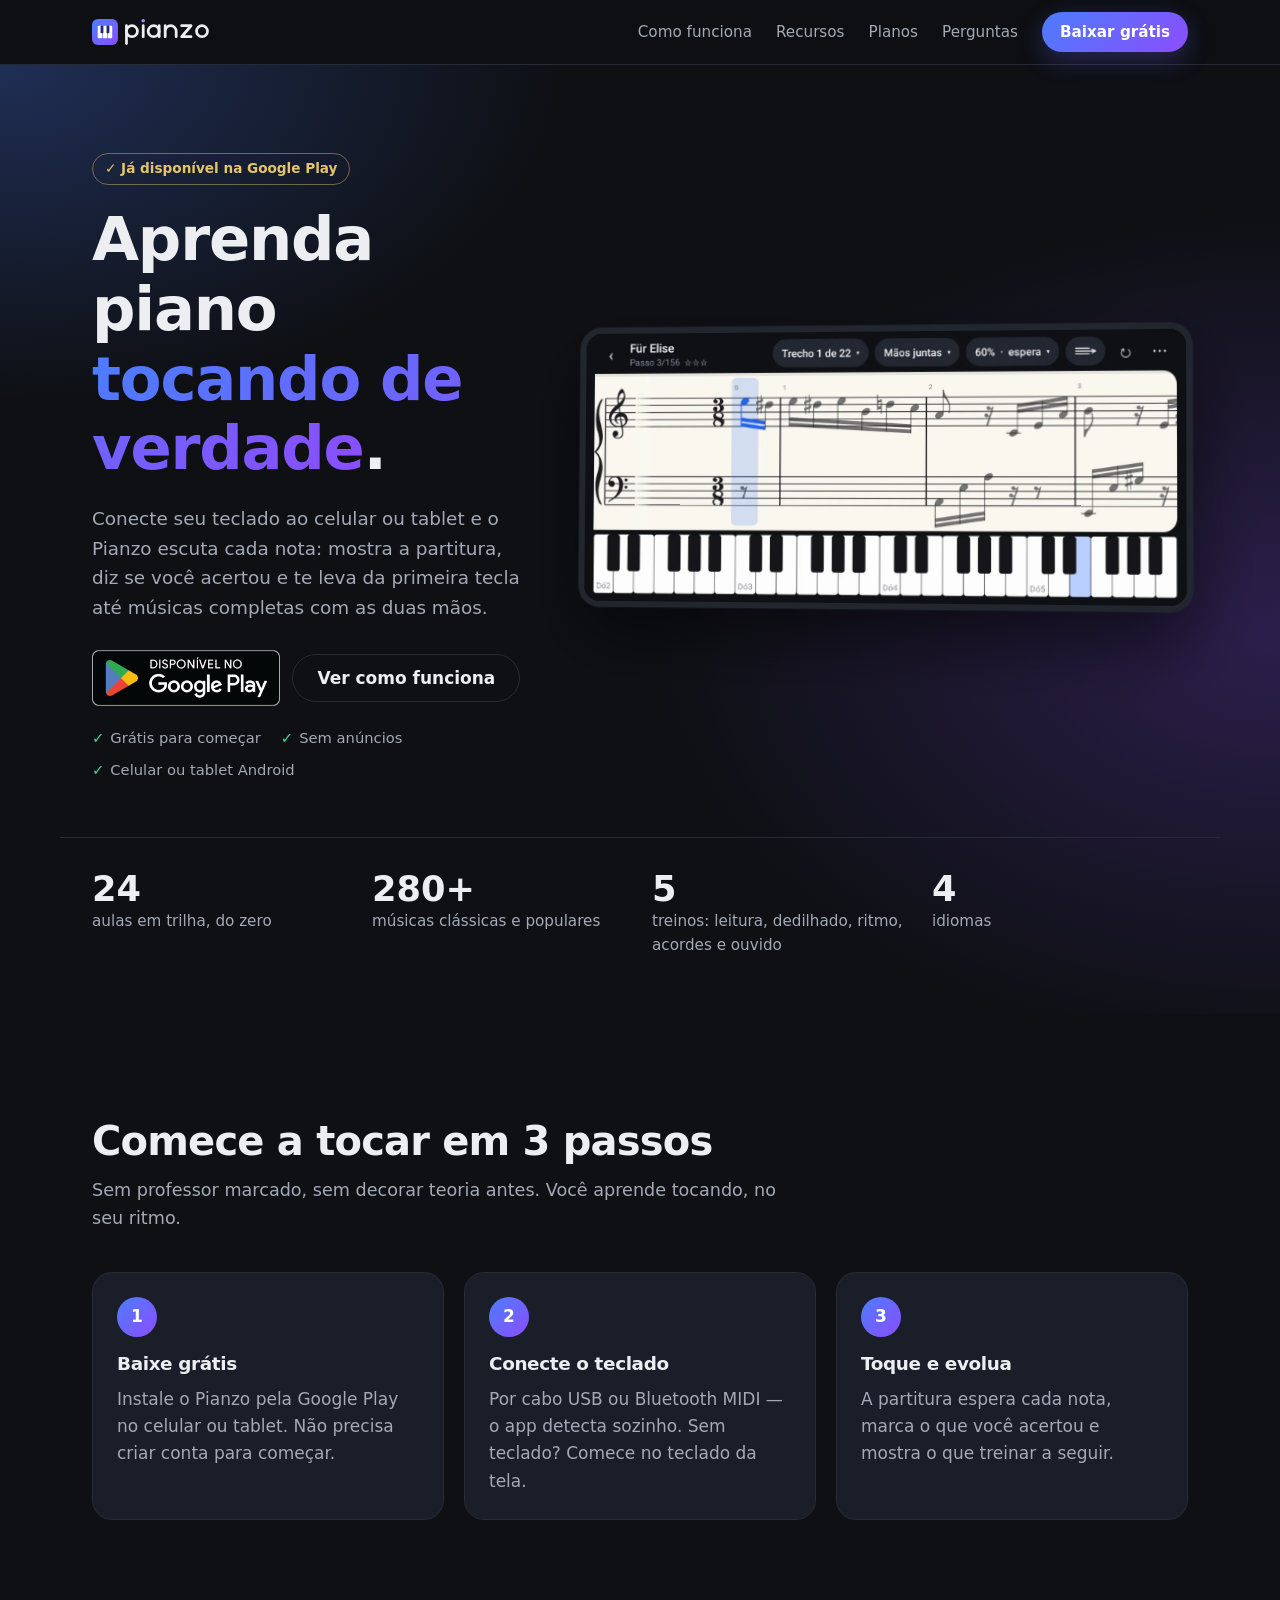
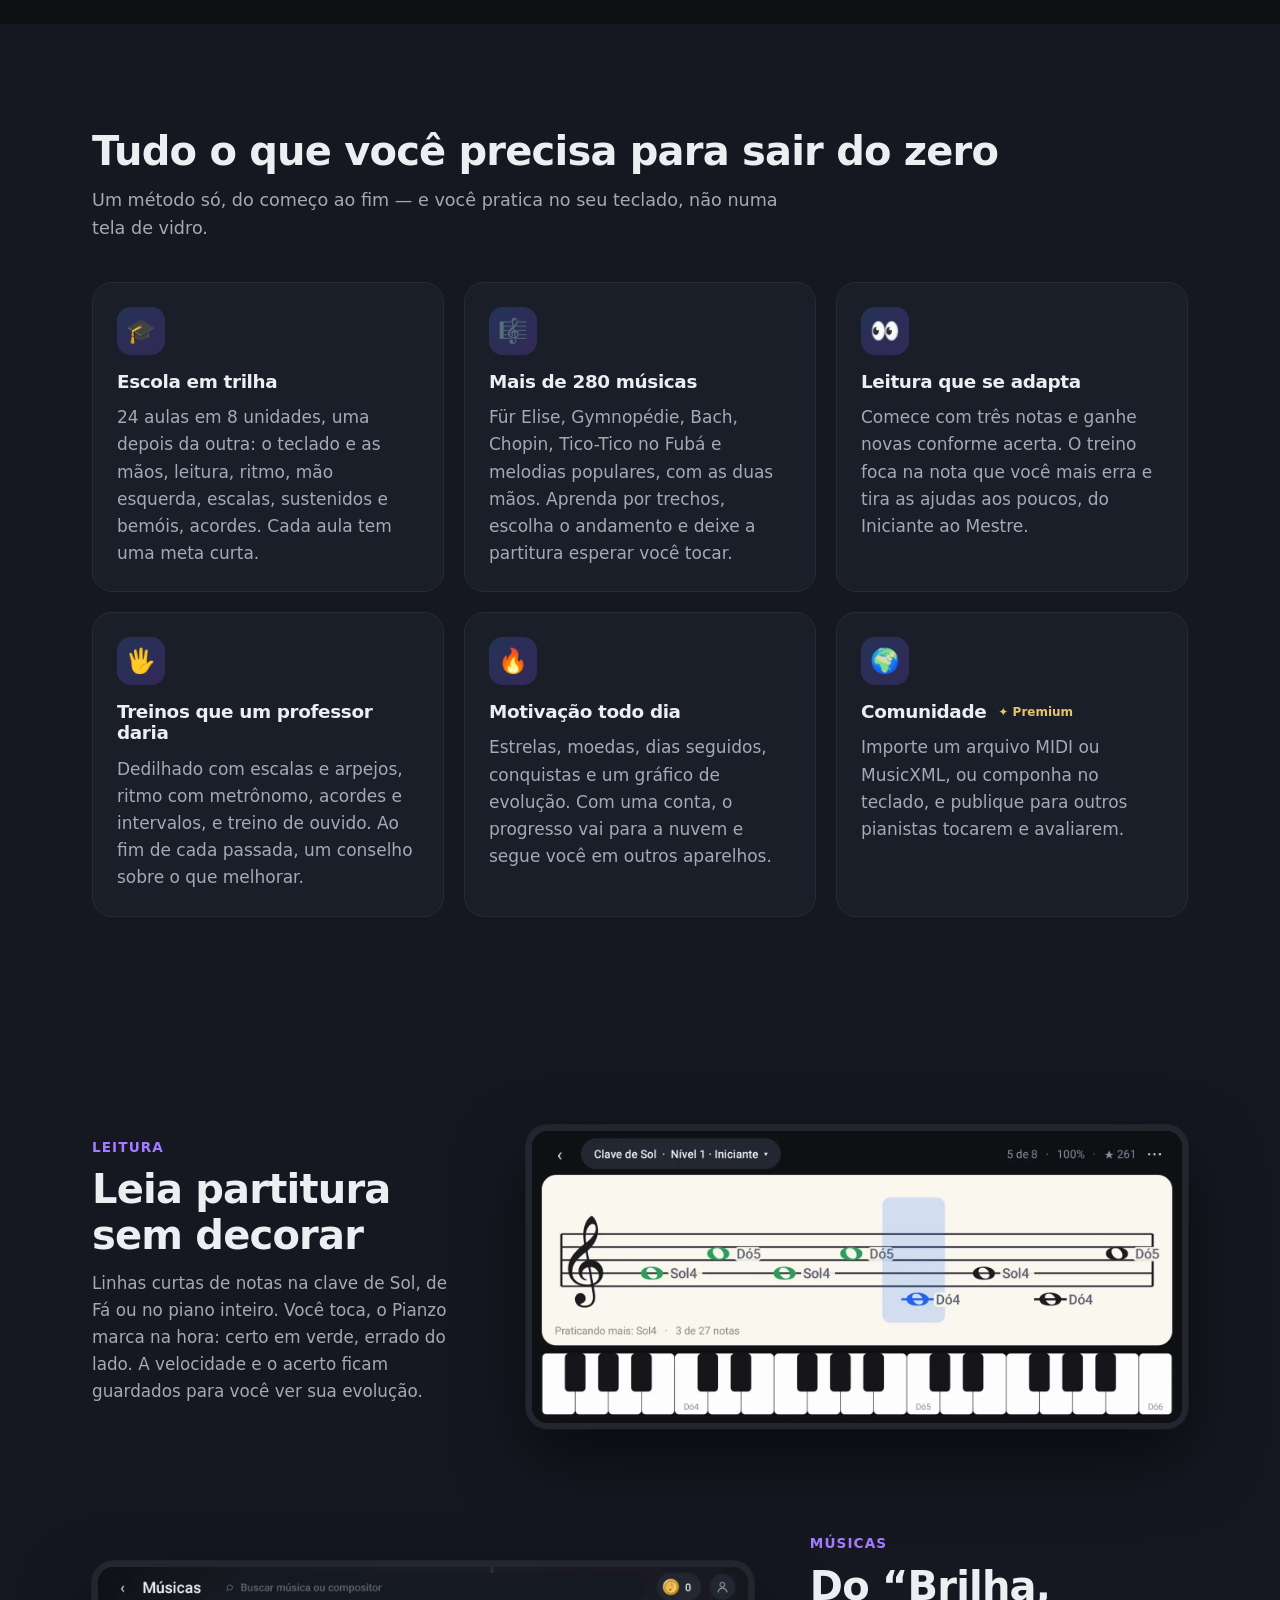
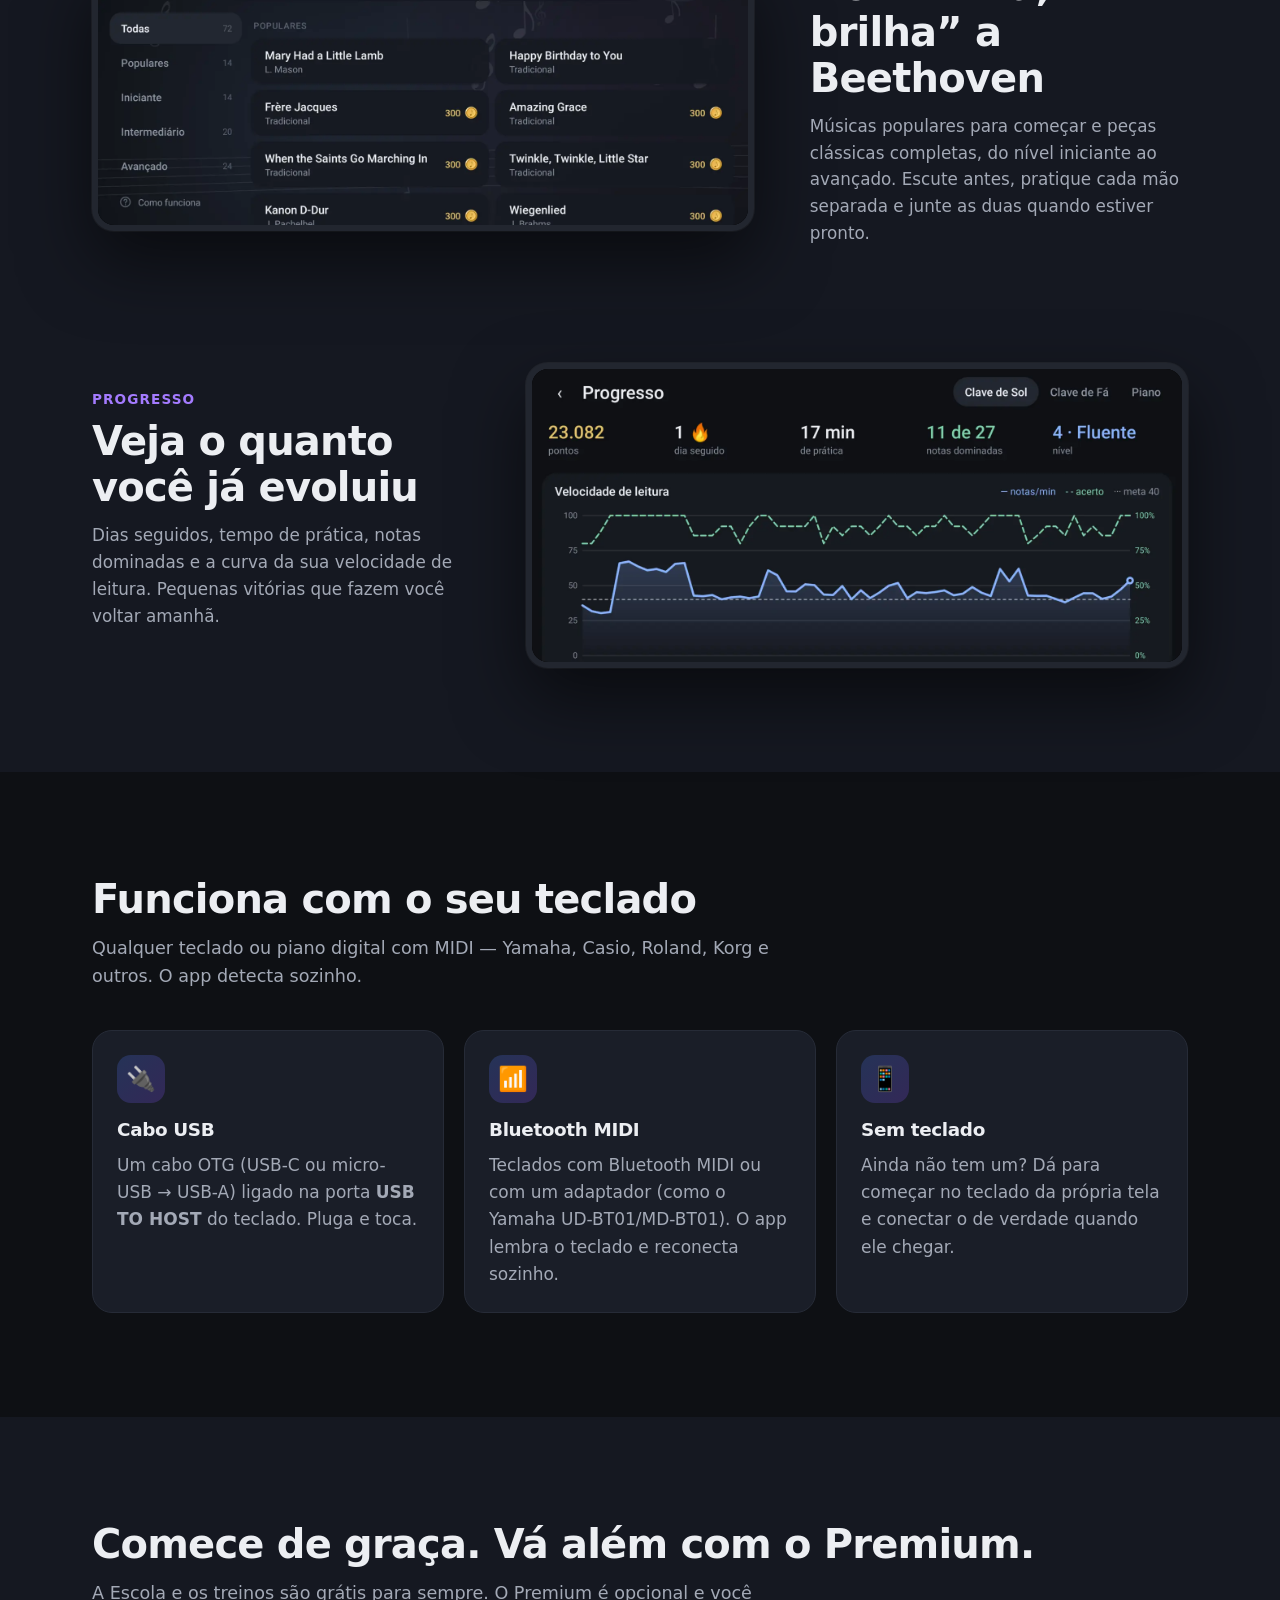
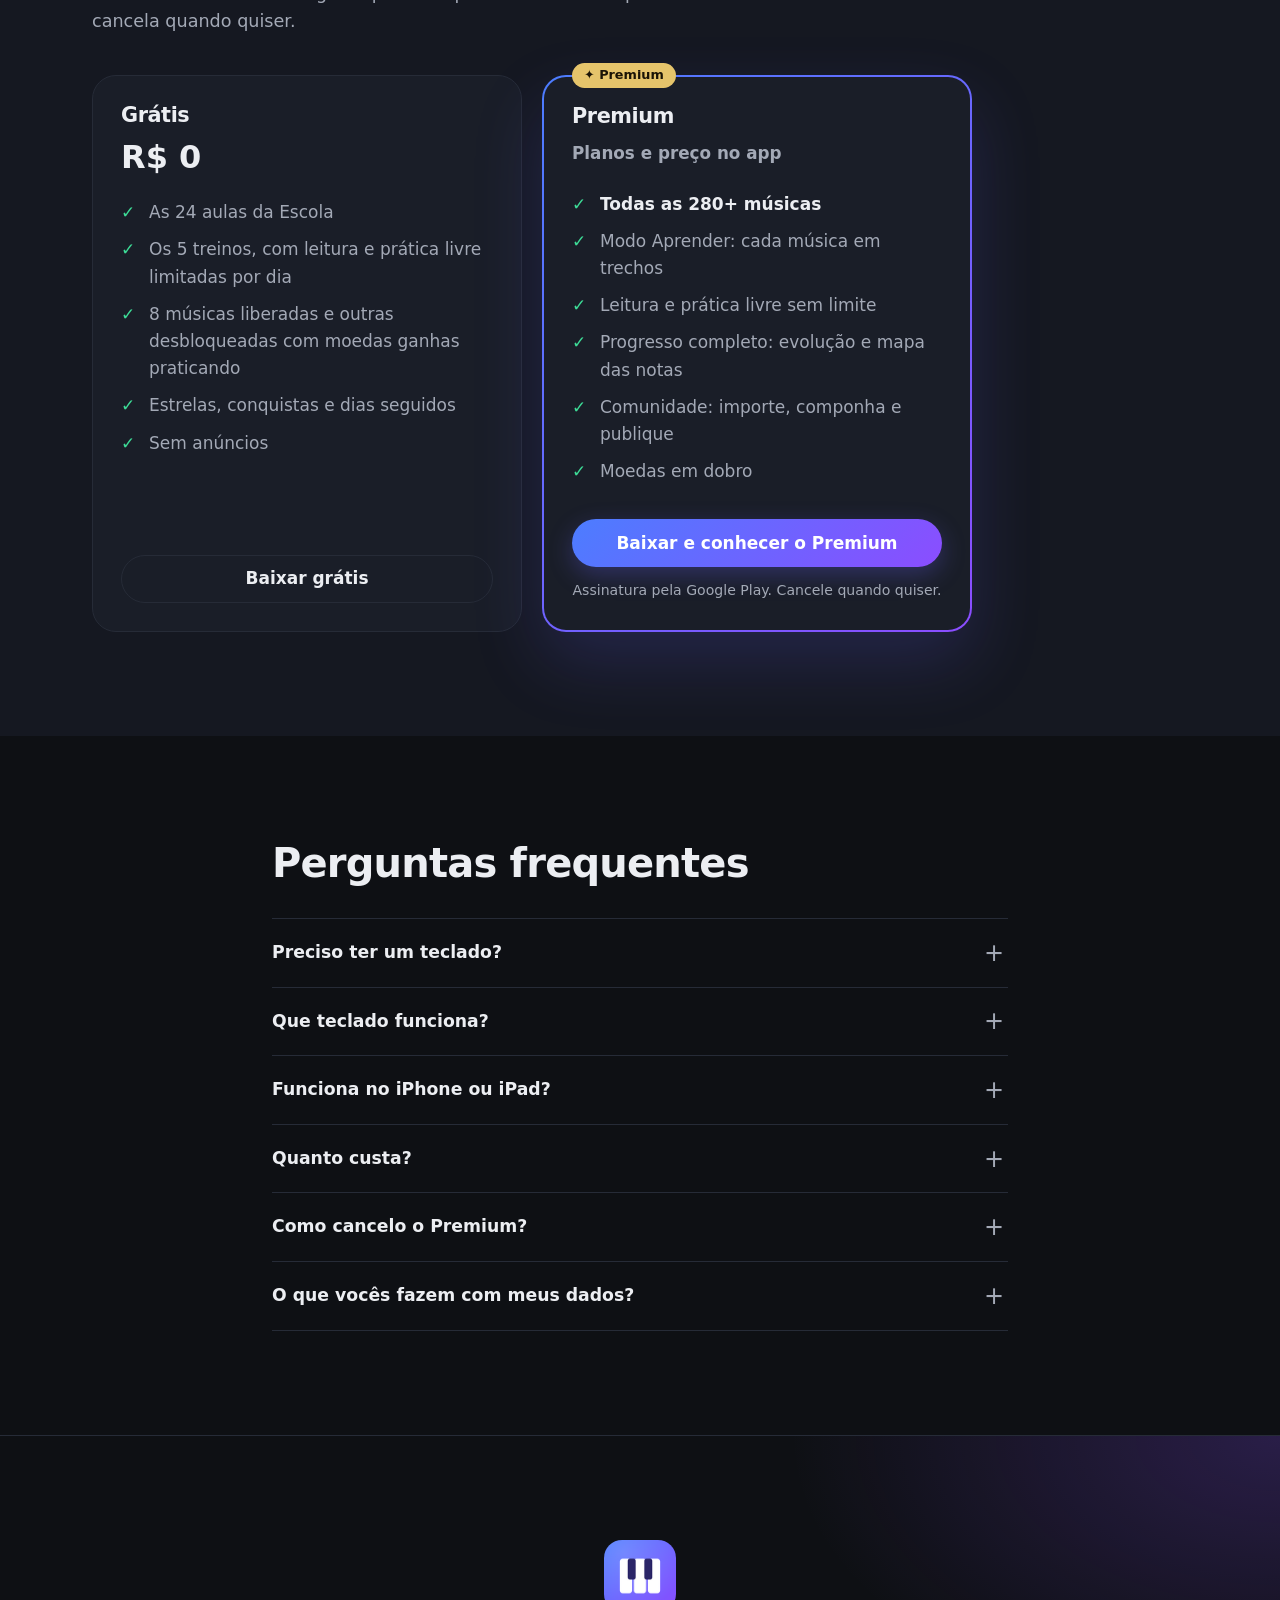
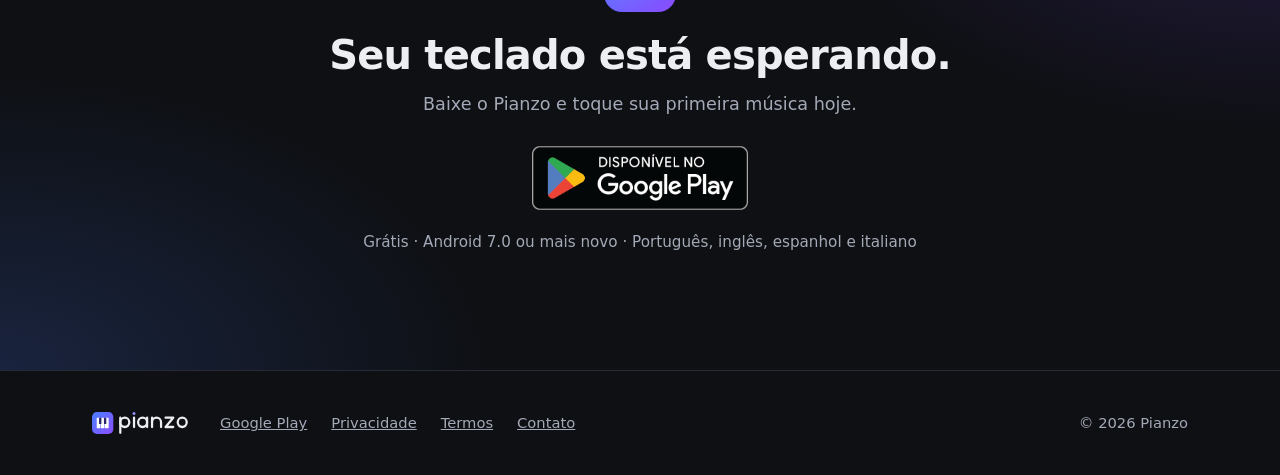
<file: index.html>
<!doctype html>
<html lang="pt-BR">
<head>
<meta charset="utf-8">
<meta name="viewport" content="width=device-width, initial-scale=1">
<title>Pianzo · Aprenda piano tocando no seu teclado</title>
<meta name="description" content="Pianzo é um app para Android que ensina piano com o seu teclado de verdade: aulas em trilha, leitura de partitura, treinos e mais de 280 músicas com as duas mãos. Baixe grátis na Google Play.">
<meta name="theme-color" content="#0E1014">
<link rel="canonical" href="https://pianzo.com.br/">
<link rel="icon" href="recursos/img/favicon.svg" type="image/svg+xml">
<link rel="apple-touch-icon" href="recursos/img/icon-180.png">
<meta property="og:type" content="website">
<meta property="og:locale" content="pt_BR">
<meta property="og:url" content="https://pianzo.com.br/">
<meta property="og:title" content="Pianzo · Aprenda piano tocando no seu teclado">
<meta property="og:description" content="Conecte o teclado ao celular ou tablet e o Pianzo diz, nota a nota, se você acertou. Já disponível na Google Play, grátis para começar.">
<meta property="og:image" content="https://pianzo.com.br/recursos/img/og.png">
<meta name="twitter:card" content="summary_large_image">
<meta name="google-play-app" content="app-id=com.pianzo.app">
<link rel="stylesheet" href="recursos/estilo.css">
<script type="application/ld+json">
{
  "@context": "https://schema.org",
  "@type": "SoftwareApplication",
  "name": "Pianzo",
  "operatingSystem": "Android 7.0+",
  "applicationCategory": "EducationalApplication",
  "description": "Aprenda piano tocando no seu teclado: aulas em trilha, leitura de partitura, treinos e mais de 280 músicas.",
  "url": "https://pianzo.com.br/",
  "installUrl": "https://play.google.com/store/apps/details?id=com.pianzo.app",
  "inLanguage": ["pt-BR", "en", "es", "it"],
  "offers": { "@type": "Offer", "price": "0", "priceCurrency": "BRL" }
}
</script>
</head>
<body>

<header class="topo">
  <div class="largura topo-linha">
    <a href="#" class="marca" aria-label="Pianzo, início"><img src="recursos/img/logo-dark.svg" alt="Pianzo" width="128" height="28"></a>
    <nav class="menu" aria-label="Seções">
      <a href="#como-funciona">Como funciona</a>
      <a href="#recursos">Recursos</a>
      <a href="#planos">Planos</a>
      <a href="#perguntas">Perguntas</a>
    </nav>
    <a href="https://play.google.com/store/apps/details?id=com.pianzo.app&amp;referrer=utm_source%3Dsite%26utm_campaign%3Dtopo"
       class="botao botao-pequeno">Baixar grátis</a>
  </div>
</header>

<main>

<section class="hero" id="inicio">
  <div class="largura hero-grade">
    <div class="hero-texto">
      <p class="selo"><span aria-hidden="true">✓</span> Já disponível na Google Play</p>
      <h1>Aprenda piano <span class="degrade">tocando de verdade</span>.</h1>
      <p class="lead">Conecte seu teclado ao celular ou tablet e o Pianzo escuta cada nota: mostra a partitura, diz se
        você acertou e te leva da primeira tecla até músicas completas com as duas mãos.</p>
      <div class="acoes">
        <a class="play" href="https://play.google.com/store/apps/details?id=com.pianzo.app&amp;referrer=utm_source%3Dsite%26utm_campaign%3Dhero">
          <img src="recursos/img/google-play.png" width="646" height="192" alt="Disponível no Google Play">
        </a>
        <a href="#como-funciona" class="botao botao-fantasma">Ver como funciona</a>
      </div>
      <ul class="garantias" aria-label="Destaques">
        <li>Grátis para começar</li>
        <li>Sem anúncios</li>
        <li>Celular ou tablet Android</li>
      </ul>
    </div>
    <figure class="tela tela-hero">
      <img src="recursos/img/musica_maos_juntas.webp" width="1600" height="720"
           alt="Tela do Pianzo tocando Für Elise com as duas mãos: a partitura em cima, o teclado embaixo e a próxima nota destacada">
    </figure>
  </div>
  <ul class="largura numeros" aria-label="O Pianzo em números">
    <li><strong>24</strong><span>aulas em trilha, do zero</span></li>
    <li><strong>280+</strong><span>músicas clássicas e populares</span></li>
    <li><strong>5</strong><span>treinos: leitura, dedilhado, ritmo, acordes e ouvido</span></li>
    <li><strong>4</strong><span>idiomas</span></li>
  </ul>
</section>

<section id="como-funciona" class="secao">
  <div class="largura">
    <h2>Comece a tocar em 3 passos</h2>
    <p class="sub">Sem professor marcado, sem decorar teoria antes. Você aprende tocando, no seu ritmo.</p>
    <ol class="etapas">
      <li>
        <span class="etapa-num" aria-hidden="true">1</span>
        <h3>Baixe grátis</h3>
        <p>Instale o Pianzo pela Google Play no celular ou tablet. Não precisa criar conta para começar.</p>
      </li>
      <li>
        <span class="etapa-num" aria-hidden="true">2</span>
        <h3>Conecte o teclado</h3>
        <p>Por cabo USB ou Bluetooth MIDI — o app detecta sozinho. Sem teclado? Comece no teclado da tela.</p>
      </li>
      <li>
        <span class="etapa-num" aria-hidden="true">3</span>
        <h3>Toque e evolua</h3>
        <p>A partitura espera cada nota, marca o que você acertou e mostra o que treinar a seguir.</p>
      </li>
    </ol>
  </div>
</section>

<section id="recursos" class="secao secao-escura">
  <div class="largura">
    <h2>Tudo o que você precisa para sair do zero</h2>
    <p class="sub">Um método só, do começo ao fim — e você pratica no seu teclado, não numa tela de vidro.</p>
    <div class="cartoes">
      <article class="cartao">
        <span class="icone" aria-hidden="true">🎓</span>
        <h3>Escola em trilha</h3>
        <p>24 aulas em 8 unidades, uma depois da outra: o teclado e as mãos, leitura, ritmo, mão esquerda, escalas,
          sustenidos e bemóis, acordes. Cada aula tem uma meta curta.</p>
      </article>
      <article class="cartao">
        <span class="icone" aria-hidden="true">🎼</span>
        <h3>Mais de 280 músicas</h3>
        <p>Für Elise, Gymnopédie, Bach, Chopin, Tico-Tico no Fubá e melodias populares, com as duas mãos. Aprenda por trechos, escolha o
          andamento e deixe a partitura esperar você tocar.</p>
      </article>
      <article class="cartao">
        <span class="icone" aria-hidden="true">👀</span>
        <h3>Leitura que se adapta</h3>
        <p>Comece com três notas e ganhe novas conforme acerta. O treino foca na nota que você mais erra e tira as
          ajudas aos poucos, do Iniciante ao Mestre.</p>
      </article>
      <article class="cartao">
        <span class="icone" aria-hidden="true">🖐️</span>
        <h3>Treinos que um professor daria</h3>
        <p>Dedilhado com escalas e arpejos, ritmo com metrônomo, acordes e intervalos, e treino de ouvido. Ao fim de
          cada passada, um conselho sobre o que melhorar.</p>
      </article>
      <article class="cartao">
        <span class="icone" aria-hidden="true">🔥</span>
        <h3>Motivação todo dia</h3>
        <p>Estrelas, moedas, dias seguidos, conquistas e um gráfico de evolução. Com uma conta, o progresso vai para
          a nuvem e segue você em outros aparelhos.</p>
      </article>
      <article class="cartao">
        <span class="icone" aria-hidden="true">🌍</span>
        <h3>Comunidade <span class="premium">✦ Premium</span></h3>
        <p>Importe um arquivo MIDI ou MusicXML, ou componha no teclado, e publique para outros pianistas tocarem e
          avaliarem.</p>
      </article>
    </div>
  </div>
</section>

<section class="secao vitrine">
  <div class="largura">
    <div class="linha">
      <div class="linha-texto">
        <p class="etiqueta">Leitura</p>
        <h2>Leia partitura sem decorar</h2>
        <p>Linhas curtas de notas na clave de Sol, de Fá ou no piano inteiro. Você toca, o Pianzo marca na hora: certo
          em verde, errado do lado. A velocidade e o acerto ficam guardados para você ver sua evolução.</p>
      </div>
      <figure class="tela"><img src="recursos/img/ler_notas.webp" width="1600" height="720" loading="lazy"
        alt="Treino de leitura na clave de Sol, com as notas Sol4, Dó5 e Dó4 na pauta e o teclado embaixo"></figure>
    </div>
    <div class="linha invertida">
      <div class="linha-texto">
        <p class="etiqueta">Músicas</p>
        <h2>Do “Brilha, brilha” a Beethoven</h2>
        <p>Músicas populares para começar e peças clássicas completas, do nível iniciante ao avançado. Escute antes,
          pratique cada mão separada e junte as duas quando estiver pronto.</p>
      </div>
      <figure class="tela"><img src="recursos/img/musicas.webp" width="1600" height="635" loading="lazy"
        alt="Lista de músicas do Pianzo, separadas em populares, iniciante, intermediário e avançado"></figure>
    </div>
    <div class="linha">
      <div class="linha-texto">
        <p class="etiqueta">Progresso</p>
        <h2>Veja o quanto você já evoluiu</h2>
        <p>Dias seguidos, tempo de prática, notas dominadas e a curva da sua velocidade de leitura. Pequenas vitórias
          que fazem você voltar amanhã.</p>
      </div>
      <figure class="tela"><img src="recursos/img/progresso.webp" width="1600" height="720" loading="lazy"
        alt="Tela de progresso com pontos, dias seguidos, minutos de prática, notas dominadas e um gráfico da velocidade de leitura"></figure>
    </div>
  </div>
</section>

<section id="conectar" class="secao">
  <div class="largura">
    <h2>Funciona com o seu teclado</h2>
    <p class="sub">Qualquer teclado ou piano digital com MIDI — Yamaha, Casio, Roland, Korg e outros. O app detecta sozinho.</p>
    <div class="cartoes tres">
      <article class="cartao">
        <span class="icone" aria-hidden="true">🔌</span>
        <h3>Cabo USB</h3>
        <p>Um cabo OTG (USB-C ou micro-USB → USB-A) ligado na porta <strong>USB TO HOST</strong> do teclado. Pluga e
          toca.</p>
      </article>
      <article class="cartao">
        <span class="icone" aria-hidden="true">📶</span>
        <h3>Bluetooth MIDI</h3>
        <p>Teclados com Bluetooth MIDI ou com um adaptador (como o Yamaha UD-BT01/MD-BT01). O app lembra o teclado e
          reconecta sozinho.</p>
      </article>
      <article class="cartao">
        <span class="icone" aria-hidden="true">📱</span>
        <h3>Sem teclado</h3>
        <p>Ainda não tem um? Dá para começar no teclado da própria tela e conectar o de verdade quando ele chegar.</p>
      </article>
    </div>
  </div>
</section>

<section id="planos" class="secao secao-escura">
  <div class="largura">
    <h2>Comece de graça. Vá além com o Premium.</h2>
    <p class="sub">A Escola e os treinos são grátis para sempre. O Premium é opcional e você cancela quando quiser.</p>
    <div class="planos">
      <article class="plano">
        <h3>Grátis</h3>
        <p class="plano-preco">R$ 0</p>
        <ul class="lista-check">
          <li>As 24 aulas da Escola</li>
          <li>Os 5 treinos, com leitura e prática livre limitadas por dia</li>
          <li>8 músicas liberadas e outras desbloqueadas com moedas ganhas praticando</li>
          <li>Estrelas, conquistas e dias seguidos</li>
          <li>Sem anúncios</li>
        </ul>
        <a href="https://play.google.com/store/apps/details?id=com.pianzo.app&amp;referrer=utm_source%3Dsite%26utm_campaign%3Dplano-gratis"
           class="botao botao-fantasma botao-cheio">Baixar grátis</a>
      </article>
      <article class="plano plano-destaque">
        <p class="plano-selo">✦ Premium</p>
        <h3>Premium</h3>
        <p class="plano-preco plano-preco-texto">Planos e preço no app</p>
        <ul class="lista-check">
          <li><strong>Todas as 280+ músicas</strong></li>
          <li>Modo Aprender: cada música em trechos</li>
          <li>Leitura e prática livre sem limite</li>
          <li>Progresso completo: evolução e mapa das notas</li>
          <li>Comunidade: importe, componha e publique</li>
          <li>Moedas em dobro</li>
        </ul>
        <a href="https://play.google.com/store/apps/details?id=com.pianzo.app&amp;referrer=utm_source%3Dsite%26utm_campaign%3Dplano-premium"
           class="botao botao-cheio">Baixar e conhecer o Premium</a>
        <p class="plano-nota">Assinatura pela Google Play. Cancele quando quiser.</p>
      </article>
    </div>
  </div>
</section>

<section id="perguntas" class="secao">
  <div class="largura estreita">
    <h2>Perguntas frequentes</h2>
    <details>
      <summary>Preciso ter um teclado?</summary>
      <p>Não para começar: dá para tocar no teclado da tela. Mas o Pianzo foi feito para o teclado de verdade, e é
        nele que você aprende a tocar.</p>
    </details>
    <details>
      <summary>Que teclado funciona?</summary>
      <p>Qualquer teclado ou piano digital com saída MIDI por USB (porta “USB TO HOST”) ou Bluetooth MIDI — Yamaha,
        Casio, Roland, Korg e outros. Pelo cabo você precisa de um adaptador OTG para o celular.</p>
    </details>
    <details>
      <summary>Funciona no iPhone ou iPad?</summary>
      <p>Ainda não. O Pianzo é para Android 7.0 ou mais novo (celular ou tablet). Um tablet deixa a partitura maior e
        é o jeito mais confortável de usar.</p>
    </details>
    <details>
      <summary>Quanto custa?</summary>
      <p>Baixar e usar é grátis: a Escola, os treinos e as músicas que você libera com as moedas ganhas praticando.
        O Premium, opcional, libera todas as músicas, o modo Aprender, a leitura sem limite, o Progresso completo e a
        Comunidade. Os planos e o preço aparecem no app, na página Assinatura.</p>
    </details>
    <details>
      <summary>Como cancelo o Premium?</summary>
      <p>Pela própria Google Play, em Pagamentos e assinaturas, ou no app, em Assinatura → Gerenciar na Google Play.
        As moedas e as músicas que você desbloqueou com elas continuam suas.</p>
    </details>
    <details>
      <summary>O que vocês fazem com meus dados?</summary>
      <p>Sem anúncios e sem venda de dados. Detalhes na <a href="privacidade/">Política de Privacidade</a>.</p>
    </details>
  </div>
</section>

<section class="secao final">
  <div class="largura estreita final-caixa">
    <img src="recursos/img/icon-180.png" width="72" height="72" alt="" class="final-icone">
    <h2>Seu teclado está esperando.</h2>
    <p class="sub">Baixe o Pianzo e toque sua primeira música hoje.</p>
    <a class="play" href="https://play.google.com/store/apps/details?id=com.pianzo.app&amp;referrer=utm_source%3Dsite%26utm_campaign%3Dfinal">
      <img src="recursos/img/google-play.png" width="646" height="192" alt="Disponível no Google Play" loading="lazy">
    </a>
    <p class="nota">Grátis · Android 7.0 ou mais novo · Português, inglês, espanhol e italiano</p>
  </div>
</section>

</main>

<footer class="rodape">
  <div class="largura rodape-linha">
    <img src="recursos/img/logo-dark.svg" alt="Pianzo" width="96" height="21">
    <nav aria-label="Rodapé">
      <a href="https://play.google.com/store/apps/details?id=com.pianzo.app&amp;referrer=utm_source%3Dsite%26utm_campaign%3Drodape">Google Play</a>
      <a href="privacidade/">Privacidade</a>
      <a href="termos/">Termos</a>
      <a href="mailto:gdbperes@gmail.com">Contato</a>
    </nav>
    <p>© 2026 Pianzo</p>
  </div>
</footer>

</body>
</html>
</file>
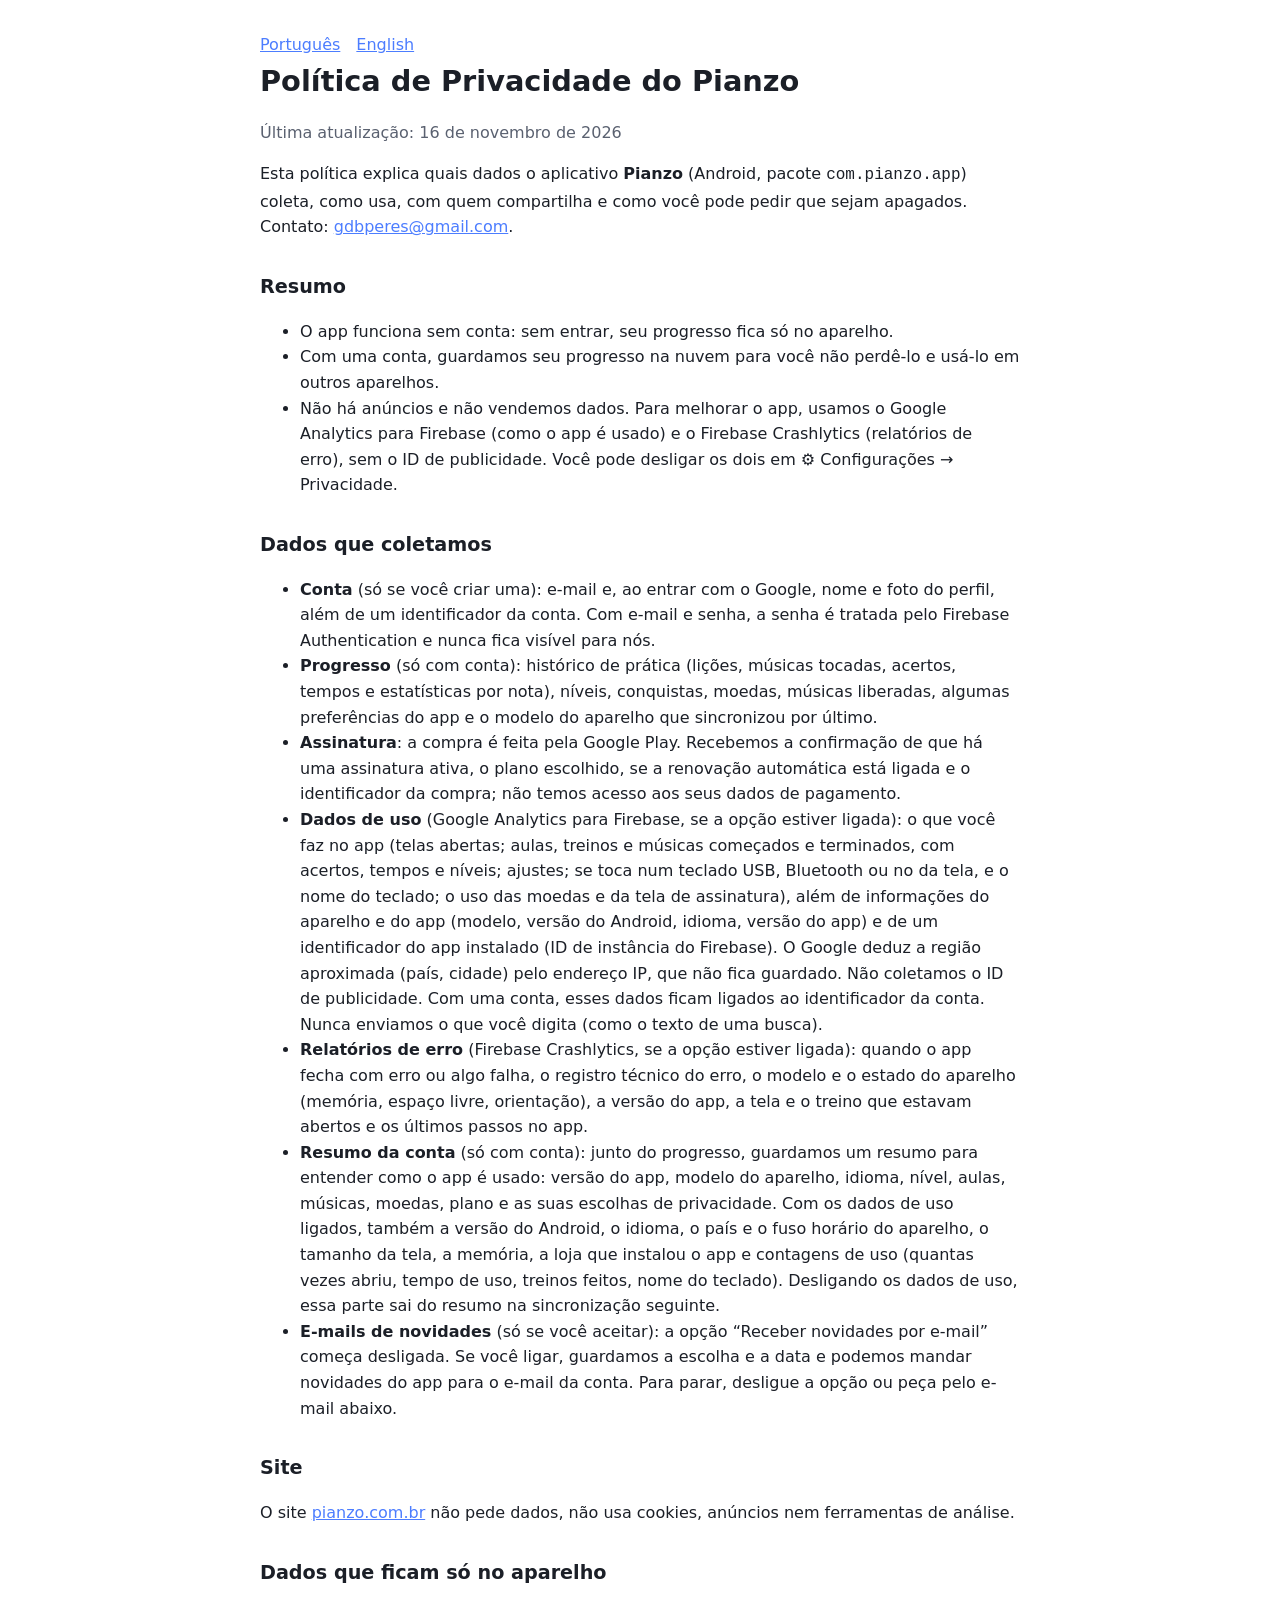
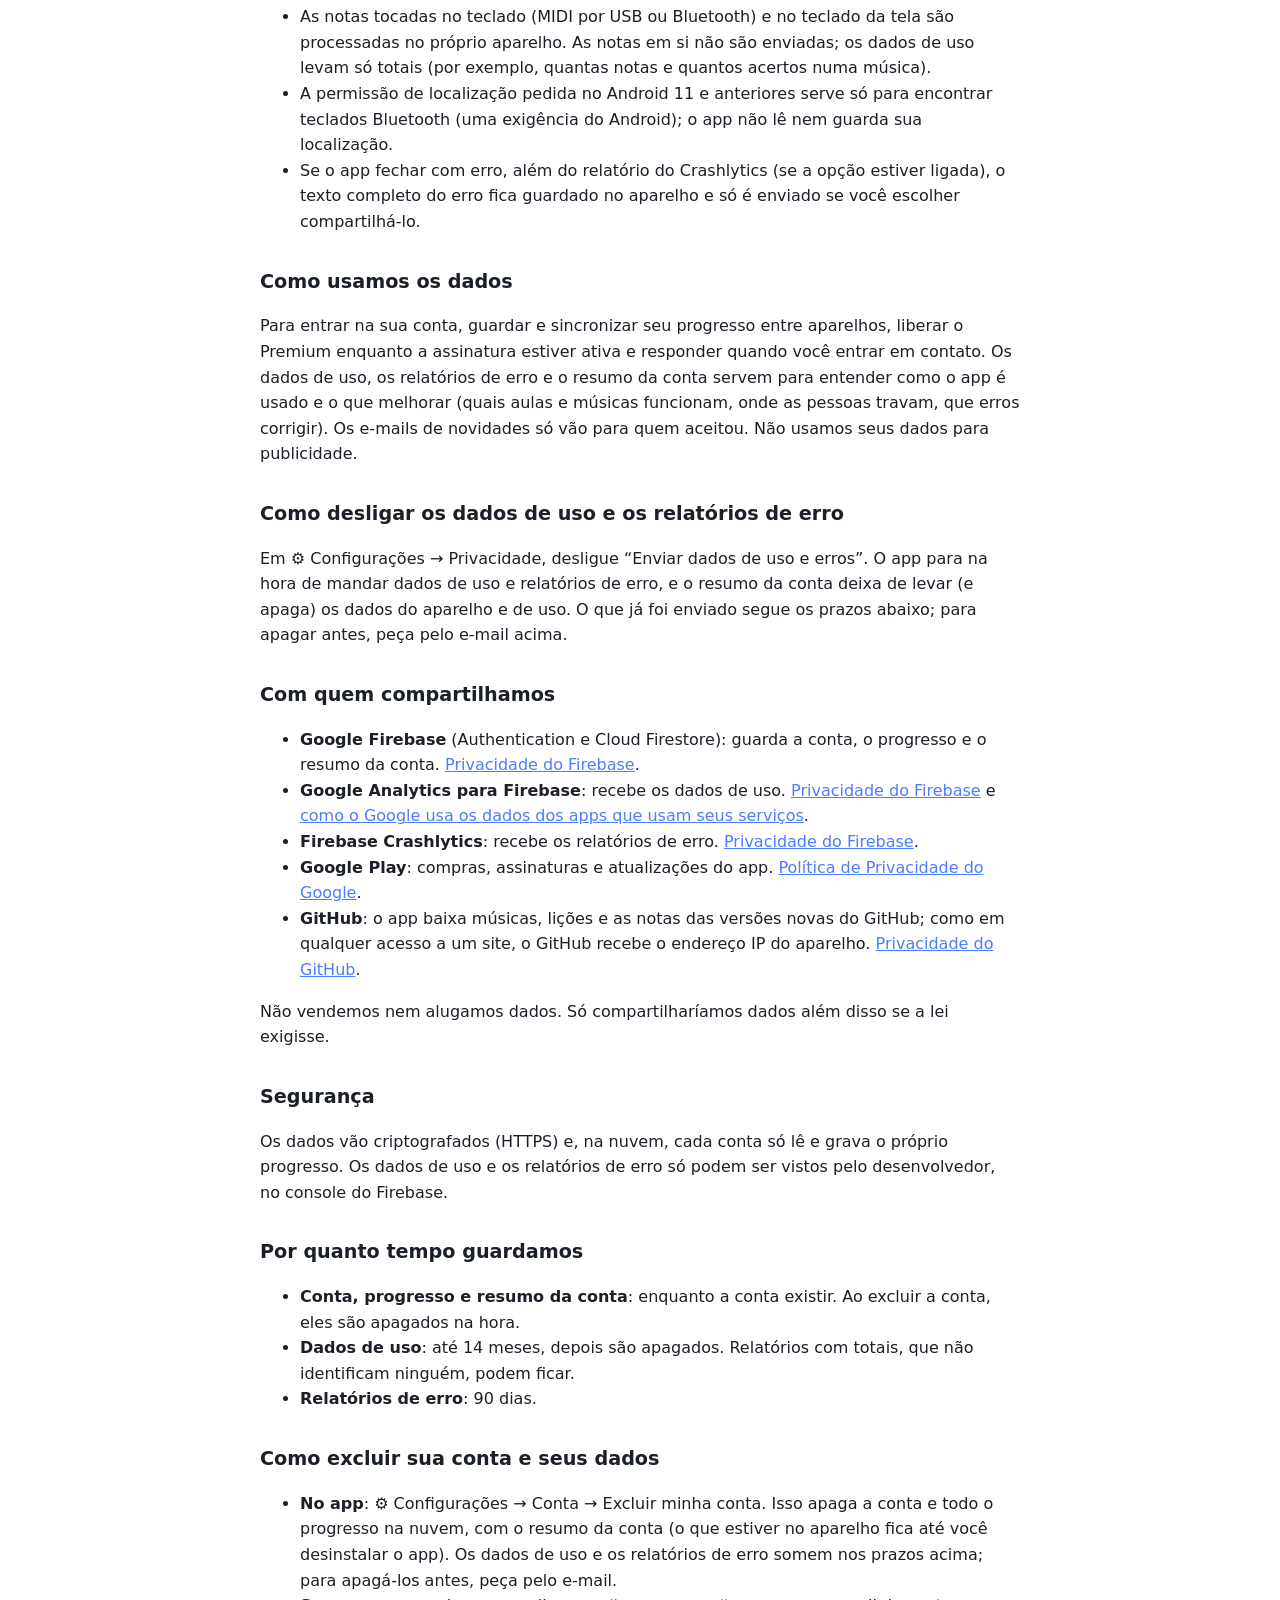
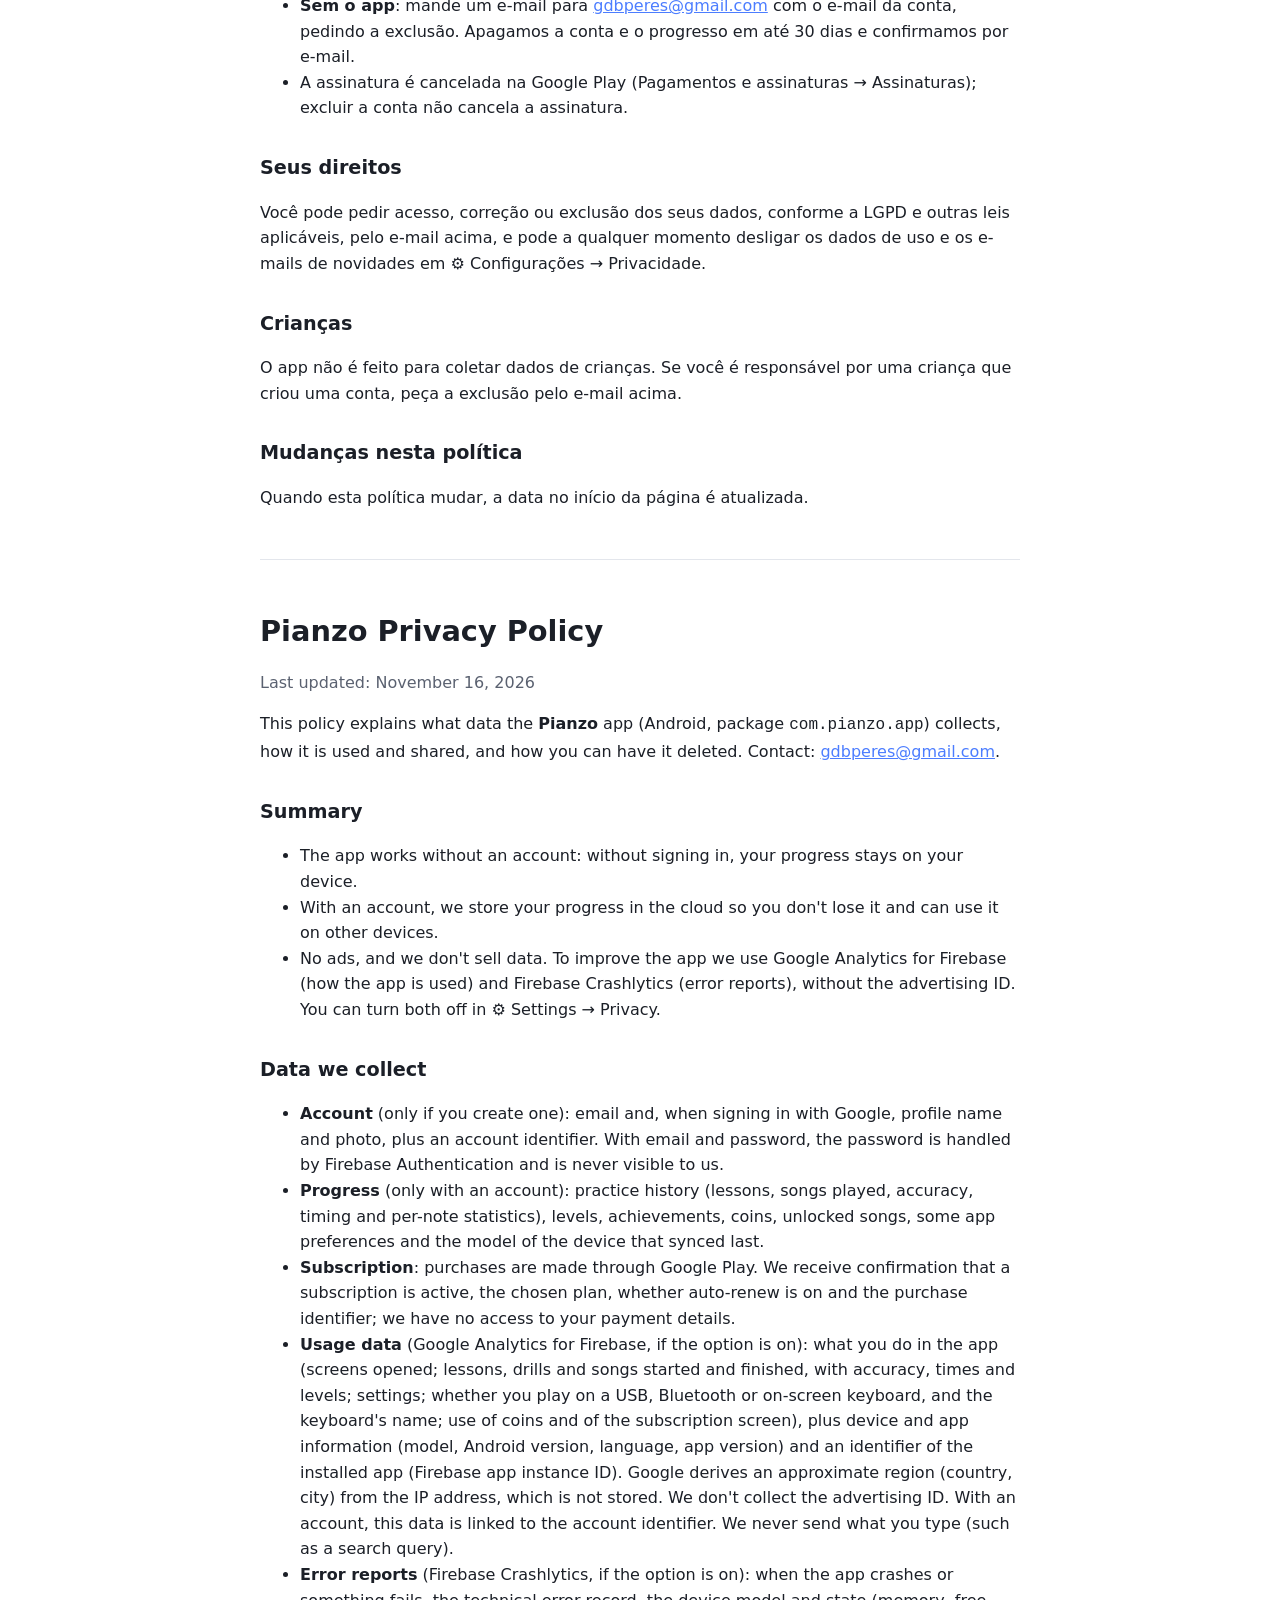
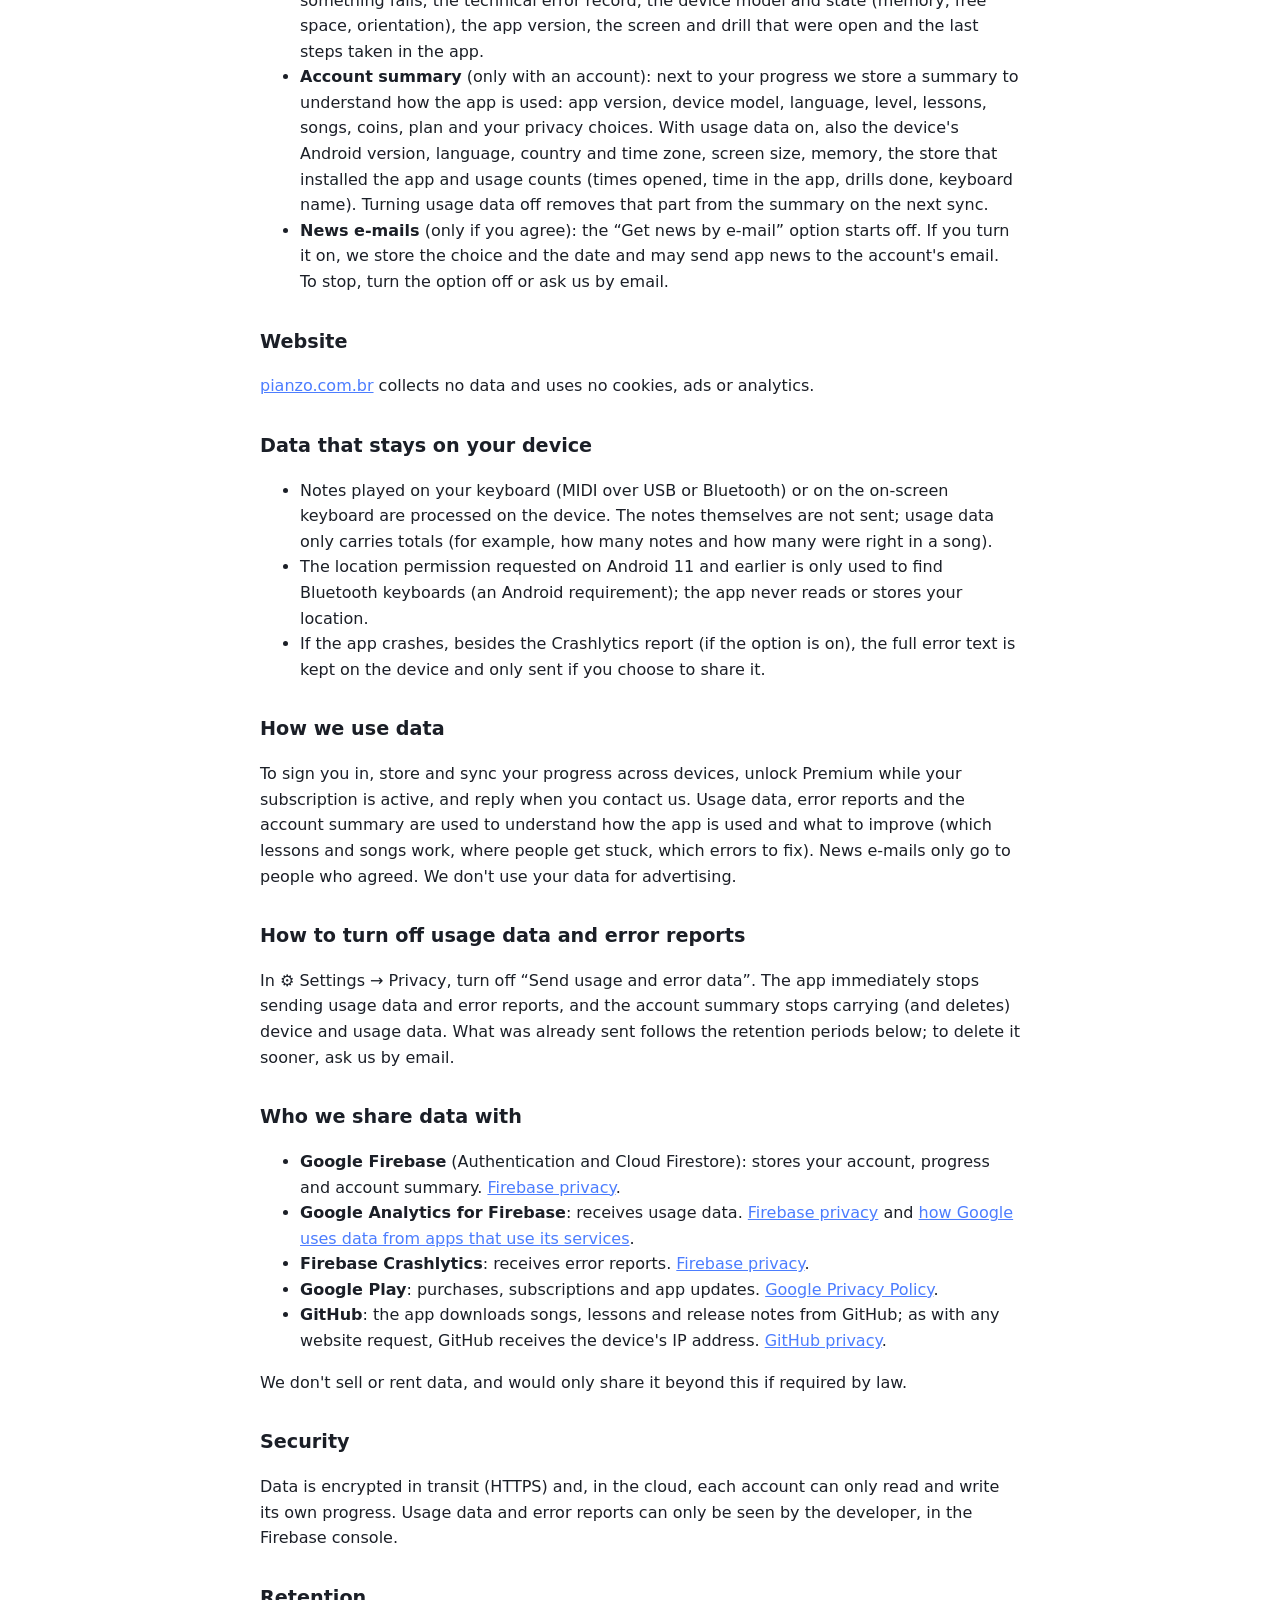
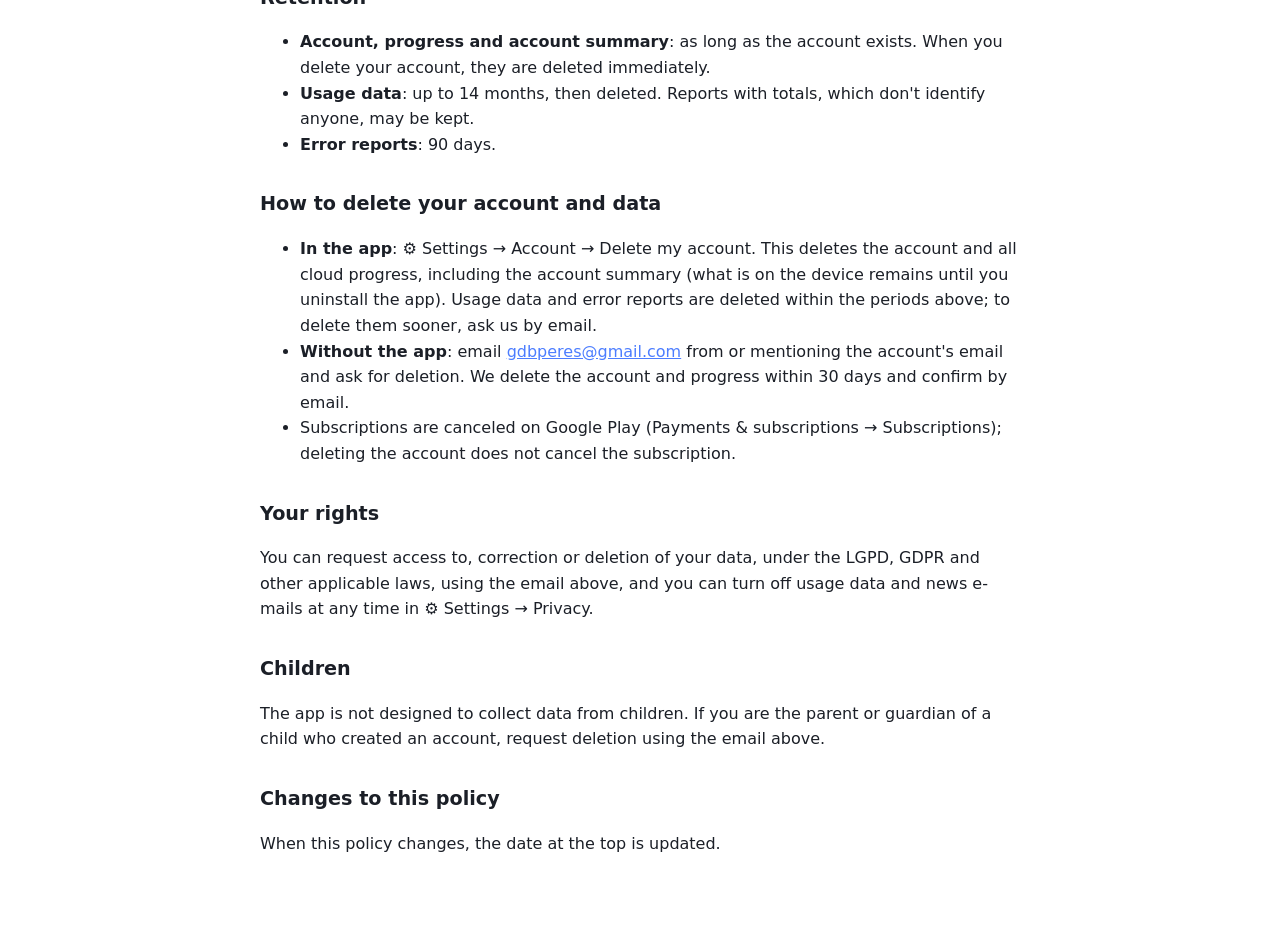
<file: privacidade/index.html>
<!doctype html>
<html lang="pt-BR">
<head>
<meta charset="utf-8">
<meta name="viewport" content="width=device-width, initial-scale=1">
<title>Pianzo · Política de Privacidade</title>
<style>
  :root { --bg: #ffffff; --text: #1b1f27; --muted: #5a6170; --accent: #4c7dff; --line: #e3e6ec; }
  @media (prefers-color-scheme: dark) {
    :root { --bg: #0e1014; --text: #e8eaf0; --muted: #a3a9b6; --accent: #7fa8ff; --line: #262b35; }
  }
  body { margin: 0; background: var(--bg); color: var(--text);
         font: 16px/1.6 system-ui, -apple-system, "Segoe UI", Roboto, sans-serif; }
  main { max-width: 760px; margin: 0 auto; padding: 32px 16px 64px; }
  h1 { font-size: 1.8rem; margin: 0 0 4px; }
  h2 { font-size: 1.2rem; margin: 32px 0 8px; }
  p, li { color: var(--text); }
  .muted { color: var(--muted); }
  a { color: var(--accent); }
  hr { border: 0; border-top: 1px solid var(--line); margin: 48px 0; }
  nav a { margin-right: 16px; }
</style>
</head>
<body>
<main>
<nav><a href="#pt">Português</a><a href="#en">English</a></nav>

<section id="pt" lang="pt-BR">
<h1>Política de Privacidade do Pianzo</h1>
<p class="muted">Última atualização: 16 de novembro de 2026</p>

<p>Esta política explica quais dados o aplicativo <strong>Pianzo</strong> (Android, pacote <code>com.pianzo.app</code>)
coleta, como usa, com quem compartilha e como você pode pedir que sejam apagados. Contato:
<a href="mailto:gdbperes@gmail.com">gdbperes@gmail.com</a>.</p>

<h2>Resumo</h2>
<ul>
  <li>O app funciona sem conta: sem entrar, seu progresso fica só no aparelho.</li>
  <li>Com uma conta, guardamos seu progresso na nuvem para você não perdê-lo e usá-lo em outros aparelhos.</li>
  <li>Não há anúncios e não vendemos dados. Para melhorar o app, usamos o Google Analytics para Firebase (como o app
    é usado) e o Firebase Crashlytics (relatórios de erro), sem o ID de publicidade. Você pode desligar os dois em
    ⚙ Configurações → Privacidade.</li>
</ul>

<h2>Dados que coletamos</h2>
<ul>
  <li><strong>Conta</strong> (só se você criar uma): e-mail e, ao entrar com o Google, nome e foto do perfil, além de
    um identificador da conta. Com e-mail e senha, a senha é tratada pelo Firebase Authentication e nunca fica
    visível para nós.</li>
  <li><strong>Progresso</strong> (só com conta): histórico de prática (lições, músicas tocadas, acertos, tempos e
    estatísticas por nota), níveis, conquistas, moedas, músicas liberadas, algumas preferências do app e o modelo
    do aparelho que sincronizou por último.</li>
  <li><strong>Assinatura</strong>: a compra é feita pela Google Play. Recebemos a confirmação de que há uma
    assinatura ativa, o plano escolhido, se a renovação automática está ligada e o identificador da compra; não
    temos acesso aos seus dados de pagamento.</li>
  <li><strong>Dados de uso</strong> (Google Analytics para Firebase, se a opção estiver ligada): o que você faz no
    app (telas abertas; aulas, treinos e músicas começados e terminados, com acertos, tempos e níveis; ajustes;
    se toca num teclado USB, Bluetooth ou no da tela, e o nome do teclado; o uso das moedas e da tela de
    assinatura), além de informações do aparelho e do app (modelo, versão do Android, idioma, versão do app) e de
    um identificador do app instalado (ID de instância do Firebase). O Google deduz a região aproximada (país,
    cidade) pelo endereço IP, que não fica guardado. Não coletamos o ID de publicidade. Com uma conta, esses dados
    ficam ligados ao identificador da conta. Nunca enviamos o que você digita (como o texto de uma busca).</li>
  <li><strong>Relatórios de erro</strong> (Firebase Crashlytics, se a opção estiver ligada): quando o app fecha com
    erro ou algo falha, o registro técnico do erro, o modelo e o estado do aparelho (memória, espaço livre,
    orientação), a versão do app, a tela e o treino que estavam abertos e os últimos passos no app.</li>
  <li><strong>Resumo da conta</strong> (só com conta): junto do progresso, guardamos um resumo para entender como o
    app é usado: versão do app, modelo do aparelho, idioma, nível, aulas, músicas, moedas, plano e as suas escolhas
    de privacidade. Com os dados de uso ligados, também a versão do Android, o idioma, o país e o fuso horário do
    aparelho, o tamanho da tela, a memória, a loja que instalou o app e contagens de uso (quantas vezes abriu,
    tempo de uso, treinos feitos, nome do teclado). Desligando os dados de uso, essa parte sai do resumo na
    sincronização seguinte.</li>
  <li><strong>E-mails de novidades</strong> (só se você aceitar): a opção “Receber novidades por e-mail” começa
    desligada. Se você ligar, guardamos a escolha e a data e podemos mandar novidades do app para o e-mail da
    conta. Para parar, desligue a opção ou peça pelo e-mail abaixo.</li>
</ul>

<h2 id="site">Site</h2>
<p>O site <a href="https://pianzo.com.br/">pianzo.com.br</a> não pede dados, não usa cookies, anúncios nem
ferramentas de análise.</p>

<h2>Dados que ficam só no aparelho</h2>
<ul>
  <li>As notas tocadas no teclado (MIDI por USB ou Bluetooth) e no teclado da tela são processadas no próprio
    aparelho. As notas em si não são enviadas; os dados de uso levam só totais (por exemplo, quantas notas e
    quantos acertos numa música).</li>
  <li>A permissão de localização pedida no Android 11 e anteriores serve só para encontrar teclados Bluetooth (uma
    exigência do Android); o app não lê nem guarda sua localização.</li>
  <li>Se o app fechar com erro, além do relatório do Crashlytics (se a opção estiver ligada), o texto completo do
    erro fica guardado no aparelho e só é enviado se você escolher compartilhá-lo.</li>
</ul>

<h2>Como usamos os dados</h2>
<p>Para entrar na sua conta, guardar e sincronizar seu progresso entre aparelhos, liberar o Premium enquanto a
assinatura estiver ativa e responder quando você entrar em contato. Os dados de uso, os relatórios de erro e o
resumo da conta servem para entender como o app é usado e o que melhorar (quais aulas e músicas funcionam, onde as
pessoas travam, que erros corrigir). Os e-mails de novidades só vão para quem aceitou. Não usamos seus dados para
publicidade.</p>

<h2 id="dados-de-uso">Como desligar os dados de uso e os relatórios de erro</h2>
<p>Em ⚙ Configurações → Privacidade, desligue “Enviar dados de uso e erros”. O app para na hora de mandar dados
de uso e relatórios de erro, e o resumo da conta deixa de levar (e apaga) os dados do aparelho e de uso. O que já
foi enviado segue os prazos abaixo; para apagar antes, peça pelo e-mail acima.</p>

<h2>Com quem compartilhamos</h2>
<ul>
  <li><strong>Google Firebase</strong> (Authentication e Cloud Firestore): guarda a conta, o progresso e o resumo
    da conta. <a href="https://firebase.google.com/support/privacy">Privacidade do Firebase</a>.</li>
  <li><strong>Google Analytics para Firebase</strong>: recebe os dados de uso.
    <a href="https://firebase.google.com/support/privacy">Privacidade do Firebase</a> e
    <a href="https://policies.google.com/technologies/partner-sites">como o Google usa os dados dos apps que usam
    seus serviços</a>.</li>
  <li><strong>Firebase Crashlytics</strong>: recebe os relatórios de erro.
    <a href="https://firebase.google.com/support/privacy">Privacidade do Firebase</a>.</li>
  <li><strong>Google Play</strong>: compras, assinaturas e atualizações do app.
    <a href="https://policies.google.com/privacy">Política de Privacidade do Google</a>.</li>
  <li><strong>GitHub</strong>: o app baixa músicas, lições e as notas das versões novas do GitHub; como em qualquer
    acesso a um site, o GitHub recebe o endereço IP do aparelho.
    <a href="https://docs.github.com/site-policy/privacy-policies/github-general-privacy-statement">Privacidade do GitHub</a>.</li>
</ul>
<p>Não vendemos nem alugamos dados. Só compartilharíamos dados além disso se a lei exigisse.</p>

<h2>Segurança</h2>
<p>Os dados vão criptografados (HTTPS) e, na nuvem, cada conta só lê e grava o próprio progresso. Os dados de uso
e os relatórios de erro só podem ser vistos pelo desenvolvedor, no console do Firebase.</p>

<h2>Por quanto tempo guardamos</h2>
<ul>
  <li><strong>Conta, progresso e resumo da conta</strong>: enquanto a conta existir. Ao excluir a conta, eles são
    apagados na hora.</li>
  <li><strong>Dados de uso</strong>: até 14 meses, depois são apagados. Relatórios com totais, que não identificam
    ninguém, podem ficar.</li>
  <li><strong>Relatórios de erro</strong>: 90 dias.</li>
</ul>

<h2 id="excluir-conta">Como excluir sua conta e seus dados</h2>
<ul>
  <li><strong>No app</strong>: ⚙ Configurações → Conta → Excluir minha conta. Isso apaga a conta e todo o progresso na
    nuvem, com o resumo da conta (o que estiver no aparelho fica até você desinstalar o app). Os dados de uso e os
    relatórios de erro somem nos prazos acima; para apagá-los antes, peça pelo e-mail.</li>
  <li><strong>Sem o app</strong>: mande um e-mail para <a href="mailto:gdbperes@gmail.com">gdbperes@gmail.com</a>
    com o e-mail da conta, pedindo a exclusão. Apagamos a conta e o progresso em até 30 dias e confirmamos por
    e-mail.</li>
  <li>A assinatura é cancelada na Google Play (Pagamentos e assinaturas → Assinaturas); excluir a conta não cancela
    a assinatura.</li>
</ul>

<h2>Seus direitos</h2>
<p>Você pode pedir acesso, correção ou exclusão dos seus dados, conforme a LGPD e outras leis aplicáveis, pelo
e-mail acima, e pode a qualquer momento desligar os dados de uso e os e-mails de novidades em ⚙ Configurações →
Privacidade.</p>

<h2>Crianças</h2>
<p>O app não é feito para coletar dados de crianças. Se você é responsável por uma criança que criou uma conta,
peça a exclusão pelo e-mail acima.</p>

<h2>Mudanças nesta política</h2>
<p>Quando esta política mudar, a data no início da página é atualizada.</p>
</section>

<hr>

<section id="en" lang="en">
<h1>Pianzo Privacy Policy</h1>
<p class="muted">Last updated: November 16, 2026</p>

<p>This policy explains what data the <strong>Pianzo</strong> app (Android, package <code>com.pianzo.app</code>)
collects, how it is used and shared, and how you can have it deleted. Contact:
<a href="mailto:gdbperes@gmail.com">gdbperes@gmail.com</a>.</p>

<h2>Summary</h2>
<ul>
  <li>The app works without an account: without signing in, your progress stays on your device.</li>
  <li>With an account, we store your progress in the cloud so you don't lose it and can use it on other devices.</li>
  <li>No ads, and we don't sell data. To improve the app we use Google Analytics for Firebase (how the app is used)
    and Firebase Crashlytics (error reports), without the advertising ID. You can turn both off in ⚙ Settings →
    Privacy.</li>
</ul>

<h2>Data we collect</h2>
<ul>
  <li><strong>Account</strong> (only if you create one): email and, when signing in with Google, profile name and
    photo, plus an account identifier. With email and password, the password is handled by Firebase Authentication
    and is never visible to us.</li>
  <li><strong>Progress</strong> (only with an account): practice history (lessons, songs played, accuracy, timing
    and per-note statistics), levels, achievements, coins, unlocked songs, some app preferences and the model of the
    device that synced last.</li>
  <li><strong>Subscription</strong>: purchases are made through Google Play. We receive confirmation that a
    subscription is active, the chosen plan, whether auto-renew is on and the purchase identifier; we have no access
    to your payment details.</li>
  <li><strong>Usage data</strong> (Google Analytics for Firebase, if the option is on): what you do in the app
    (screens opened; lessons, drills and songs started and finished, with accuracy, times and levels; settings;
    whether you play on a USB, Bluetooth or on-screen keyboard, and the keyboard's name; use of coins and of the
    subscription screen), plus device and app information (model, Android version, language, app version) and an
    identifier of the installed app (Firebase app instance ID). Google derives an approximate region (country,
    city) from the IP address, which is not stored. We don't collect the advertising ID. With an account, this data
    is linked to the account identifier. We never send what you type (such as a search query).</li>
  <li><strong>Error reports</strong> (Firebase Crashlytics, if the option is on): when the app crashes or something
    fails, the technical error record, the device model and state (memory, free space, orientation), the app
    version, the screen and drill that were open and the last steps taken in the app.</li>
  <li><strong>Account summary</strong> (only with an account): next to your progress we store a summary to
    understand how the app is used: app version, device model, language, level, lessons, songs, coins, plan and
    your privacy choices. With usage data on, also the device's Android version, language, country and time zone,
    screen size, memory, the store that installed the app and usage counts (times opened, time in the app, drills
    done, keyboard name). Turning usage data off removes that part from the summary on the next sync.</li>
  <li><strong>News e-mails</strong> (only if you agree): the “Get news by e-mail” option starts off. If you turn it
    on, we store the choice and the date and may send app news to the account's email. To stop, turn the option off
    or ask us by email.</li>
</ul>

<h2 id="website">Website</h2>
<p><a href="https://pianzo.com.br/">pianzo.com.br</a> collects no data and uses no cookies, ads or analytics.</p>

<h2>Data that stays on your device</h2>
<ul>
  <li>Notes played on your keyboard (MIDI over USB or Bluetooth) or on the on-screen keyboard are processed on the
    device. The notes themselves are not sent; usage data only carries totals (for example, how many notes and how
    many were right in a song).</li>
  <li>The location permission requested on Android 11 and earlier is only used to find Bluetooth keyboards (an
    Android requirement); the app never reads or stores your location.</li>
  <li>If the app crashes, besides the Crashlytics report (if the option is on), the full error text is kept on the
    device and only sent if you choose to share it.</li>
</ul>

<h2>How we use data</h2>
<p>To sign you in, store and sync your progress across devices, unlock Premium while your subscription is active,
and reply when you contact us. Usage data, error reports and the account summary are used to understand how the
app is used and what to improve (which lessons and songs work, where people get stuck, which errors to fix). News
e-mails only go to people who agreed. We don't use your data for advertising.</p>

<h2 id="usage-data">How to turn off usage data and error reports</h2>
<p>In ⚙ Settings → Privacy, turn off “Send usage and error data”. The app immediately stops sending usage data and
error reports, and the account summary stops carrying (and deletes) device and usage data. What was already sent
follows the retention periods below; to delete it sooner, ask us by email.</p>

<h2>Who we share data with</h2>
<ul>
  <li><strong>Google Firebase</strong> (Authentication and Cloud Firestore): stores your account, progress and
    account summary. <a href="https://firebase.google.com/support/privacy">Firebase privacy</a>.</li>
  <li><strong>Google Analytics for Firebase</strong>: receives usage data.
    <a href="https://firebase.google.com/support/privacy">Firebase privacy</a> and
    <a href="https://policies.google.com/technologies/partner-sites">how Google uses data from apps that use its
    services</a>.</li>
  <li><strong>Firebase Crashlytics</strong>: receives error reports.
    <a href="https://firebase.google.com/support/privacy">Firebase privacy</a>.</li>
  <li><strong>Google Play</strong>: purchases, subscriptions and app updates.
    <a href="https://policies.google.com/privacy">Google Privacy Policy</a>.</li>
  <li><strong>GitHub</strong>: the app downloads songs, lessons and release notes from GitHub; as with any website
    request, GitHub receives the device's IP address.
    <a href="https://docs.github.com/site-policy/privacy-policies/github-general-privacy-statement">GitHub privacy</a>.</li>
</ul>
<p>We don't sell or rent data, and would only share it beyond this if required by law.</p>

<h2>Security</h2>
<p>Data is encrypted in transit (HTTPS) and, in the cloud, each account can only read and write its own progress.
Usage data and error reports can only be seen by the developer, in the Firebase console.</p>

<h2>Retention</h2>
<ul>
  <li><strong>Account, progress and account summary</strong>: as long as the account exists. When you delete your
    account, they are deleted immediately.</li>
  <li><strong>Usage data</strong>: up to 14 months, then deleted. Reports with totals, which don't identify anyone,
    may be kept.</li>
  <li><strong>Error reports</strong>: 90 days.</li>
</ul>

<h2 id="delete-account">How to delete your account and data</h2>
<ul>
  <li><strong>In the app</strong>: ⚙ Settings → Account → Delete my account. This deletes the account and all cloud
    progress, including the account summary (what is on the device remains until you uninstall the app). Usage
    data and error reports are deleted within the periods above; to delete them sooner, ask us by email.</li>
  <li><strong>Without the app</strong>: email <a href="mailto:gdbperes@gmail.com">gdbperes@gmail.com</a> from or
    mentioning the account's email and ask for deletion. We delete the account and progress within 30 days and
    confirm by email.</li>
  <li>Subscriptions are canceled on Google Play (Payments &amp; subscriptions → Subscriptions); deleting the account
    does not cancel the subscription.</li>
</ul>

<h2>Your rights</h2>
<p>You can request access to, correction or deletion of your data, under the LGPD, GDPR and other applicable laws,
using the email above, and you can turn off usage data and news e-mails at any time in ⚙ Settings → Privacy.</p>

<h2>Children</h2>
<p>The app is not designed to collect data from children. If you are the parent or guardian of a child who
created an account, request deletion using the email above.</p>

<h2>Changes to this policy</h2>
<p>When this policy changes, the date at the top is updated.</p>
</section>
</main>
</body>
</html>
</file>
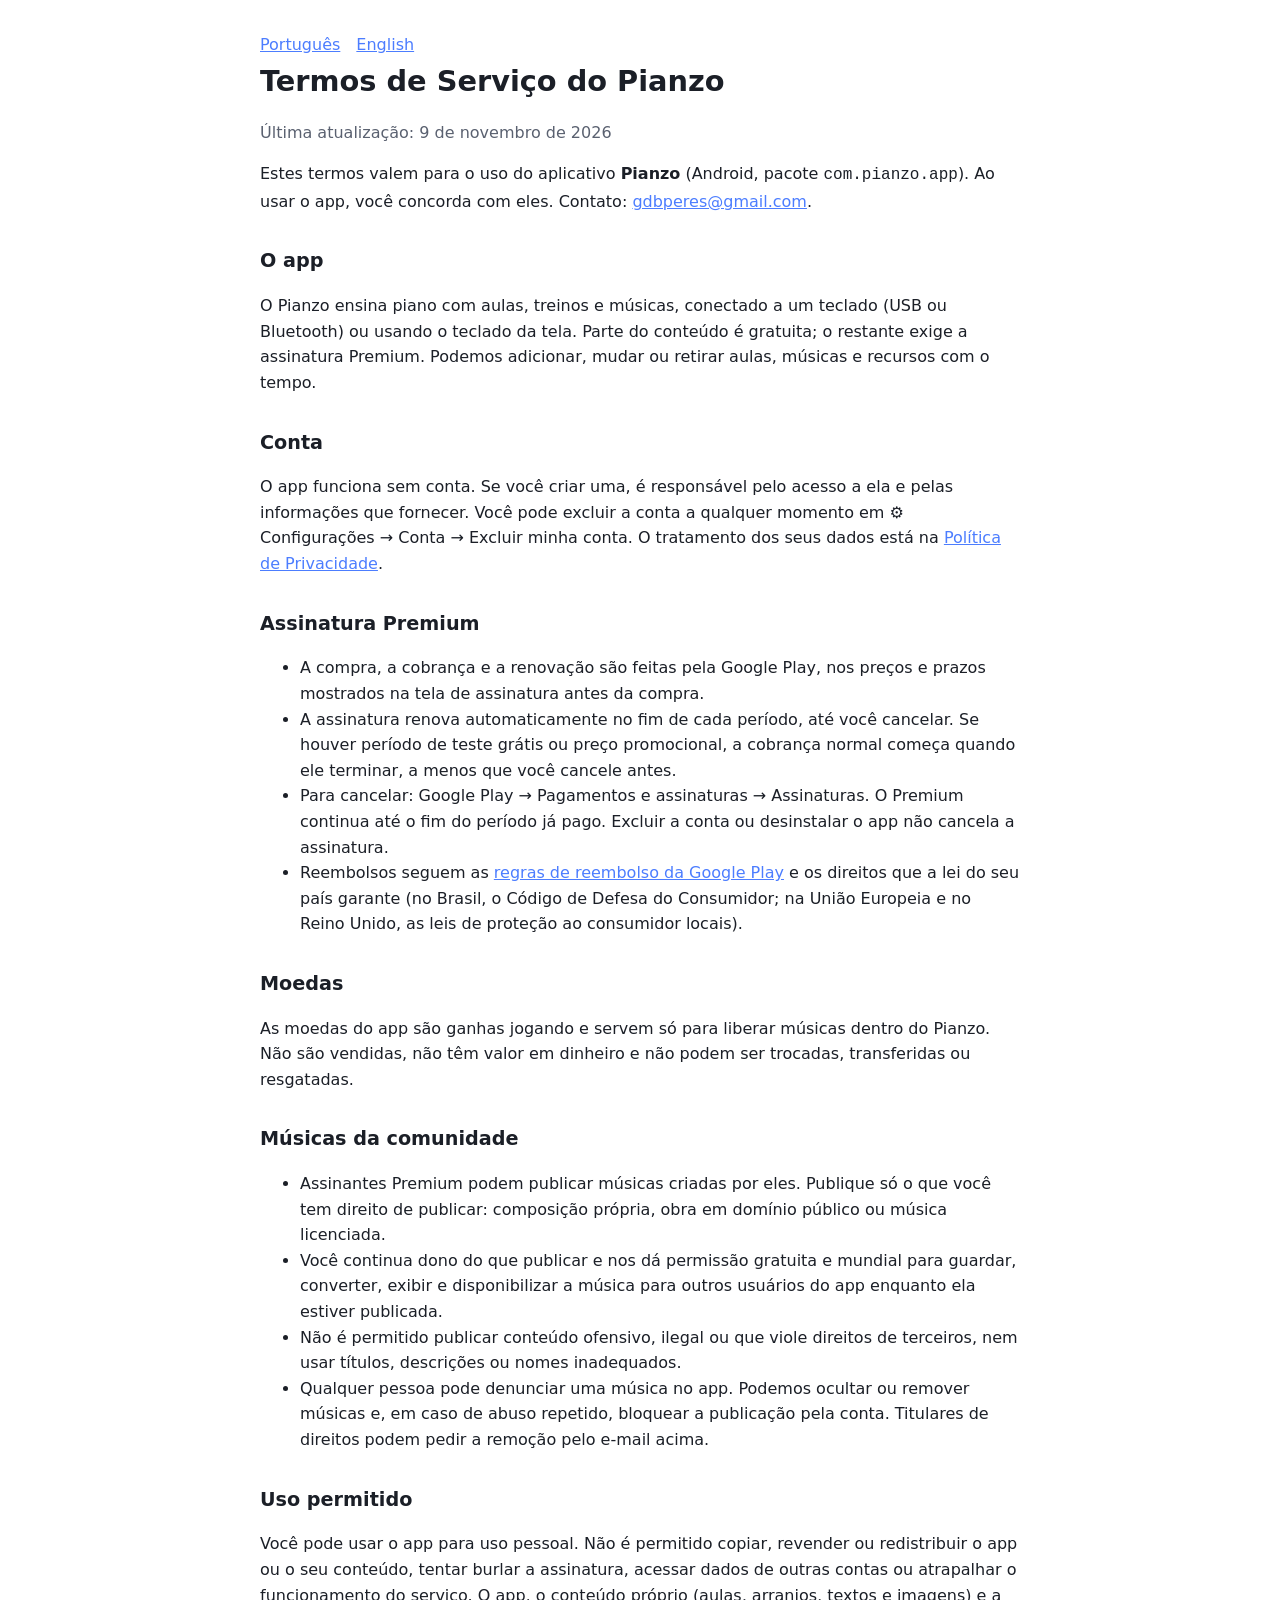
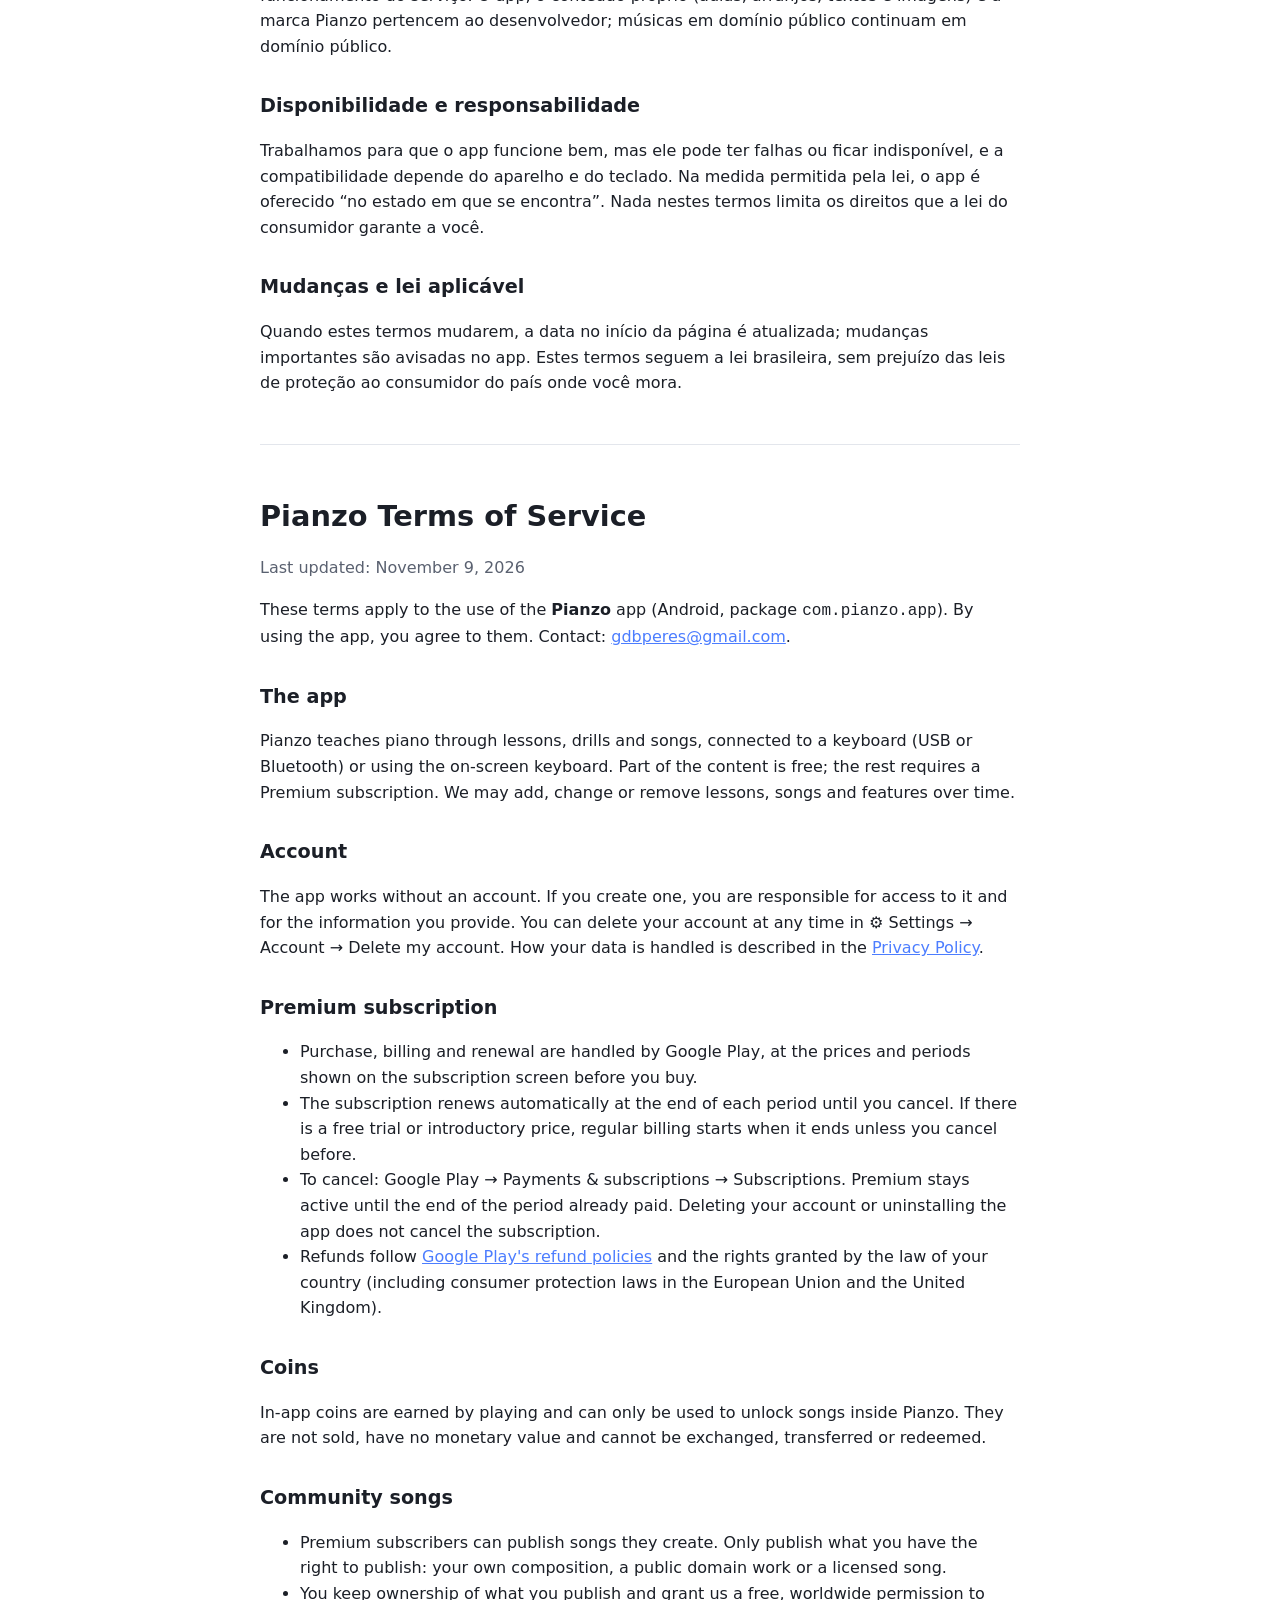
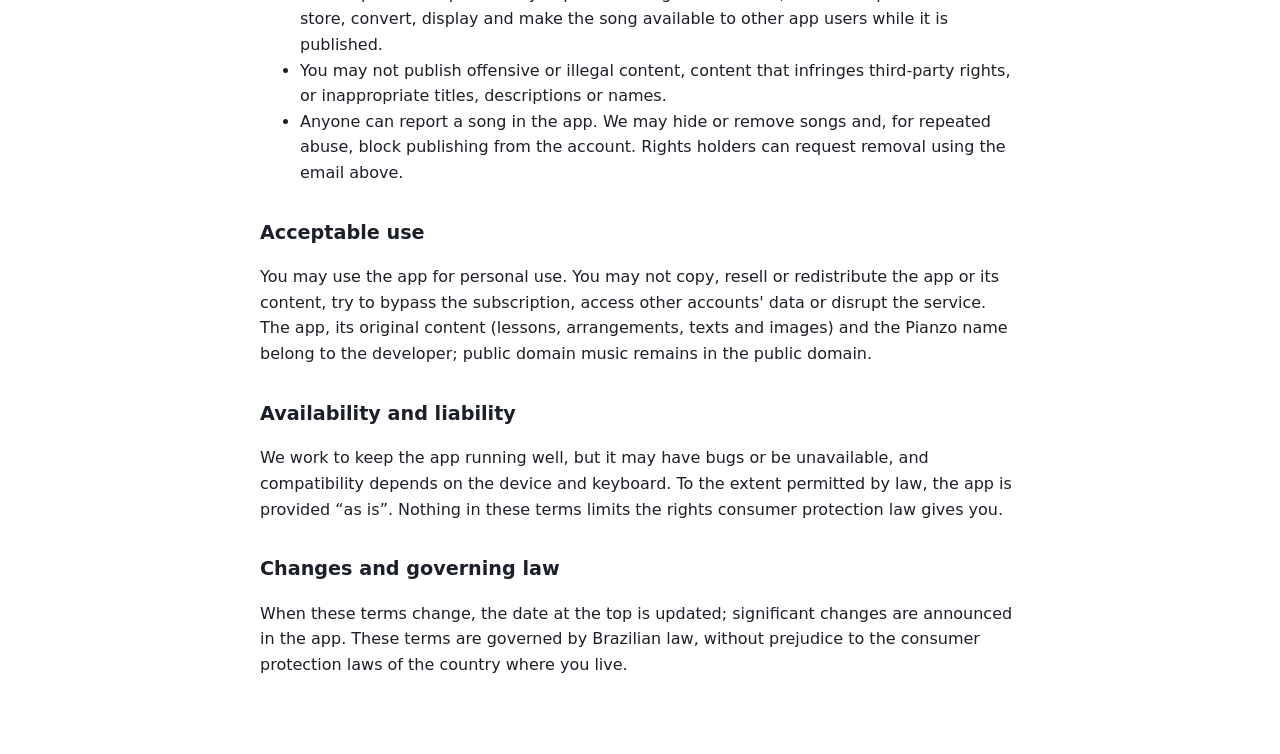
<file: termos/index.html>
<!doctype html>
<html lang="pt-BR">
<head>
<meta charset="utf-8">
<meta name="viewport" content="width=device-width, initial-scale=1">
<title>Pianzo · Termos de Serviço</title>
<style>
  :root { --bg: #ffffff; --text: #1b1f27; --muted: #5a6170; --accent: #4c7dff; --line: #e3e6ec; }
  @media (prefers-color-scheme: dark) {
    :root { --bg: #0e1014; --text: #e8eaf0; --muted: #a3a9b6; --accent: #7fa8ff; --line: #262b35; }
  }
  body { margin: 0; background: var(--bg); color: var(--text);
         font: 16px/1.6 system-ui, -apple-system, "Segoe UI", Roboto, sans-serif; }
  main { max-width: 760px; margin: 0 auto; padding: 32px 16px 64px; }
  h1 { font-size: 1.8rem; margin: 0 0 4px; }
  h2 { font-size: 1.2rem; margin: 32px 0 8px; }
  p, li { color: var(--text); }
  .muted { color: var(--muted); }
  a { color: var(--accent); }
  hr { border: 0; border-top: 1px solid var(--line); margin: 48px 0; }
  nav a { margin-right: 16px; }
</style>
</head>
<body>
<main>
<nav><a href="#pt">Português</a><a href="#en">English</a></nav>

<section id="pt" lang="pt-BR">
<h1>Termos de Serviço do Pianzo</h1>
<p class="muted">Última atualização: 9 de novembro de 2026</p>

<p>Estes termos valem para o uso do aplicativo <strong>Pianzo</strong> (Android, pacote <code>com.pianzo.app</code>).
Ao usar o app, você concorda com eles. Contato: <a href="mailto:gdbperes@gmail.com">gdbperes@gmail.com</a>.</p>

<h2>O app</h2>
<p>O Pianzo ensina piano com aulas, treinos e músicas, conectado a um teclado (USB ou Bluetooth) ou usando o
teclado da tela. Parte do conteúdo é gratuita; o restante exige a assinatura Premium. Podemos adicionar, mudar ou
retirar aulas, músicas e recursos com o tempo.</p>

<h2>Conta</h2>
<p>O app funciona sem conta. Se você criar uma, é responsável pelo acesso a ela e pelas informações que fornecer.
Você pode excluir a conta a qualquer momento em ⚙ Configurações → Conta → Excluir minha conta. O tratamento dos
seus dados está na <a href="../privacidade/">Política de Privacidade</a>.</p>

<h2>Assinatura Premium</h2>
<ul>
  <li>A compra, a cobrança e a renovação são feitas pela Google Play, nos preços e prazos mostrados na tela de
    assinatura antes da compra.</li>
  <li>A assinatura renova automaticamente no fim de cada período, até você cancelar. Se houver período de teste
    grátis ou preço promocional, a cobrança normal começa quando ele terminar, a menos que você cancele antes.</li>
  <li>Para cancelar: Google Play → Pagamentos e assinaturas → Assinaturas. O Premium continua até o fim do período
    já pago. Excluir a conta ou desinstalar o app não cancela a assinatura.</li>
  <li>Reembolsos seguem as <a href="https://support.google.com/googleplay/answer/2479637">regras de reembolso da
    Google Play</a> e os direitos que a lei do seu país garante (no Brasil, o Código de Defesa do Consumidor; na
    União Europeia e no Reino Unido, as leis de proteção ao consumidor locais).</li>
</ul>

<h2>Moedas</h2>
<p>As moedas do app são ganhas jogando e servem só para liberar músicas dentro do Pianzo. Não são vendidas, não têm
valor em dinheiro e não podem ser trocadas, transferidas ou resgatadas.</p>

<h2>Músicas da comunidade</h2>
<ul>
  <li>Assinantes Premium podem publicar músicas criadas por eles. Publique só o que você tem direito de publicar:
    composição própria, obra em domínio público ou música licenciada.</li>
  <li>Você continua dono do que publicar e nos dá permissão gratuita e mundial para guardar, converter, exibir e
    disponibilizar a música para outros usuários do app enquanto ela estiver publicada.</li>
  <li>Não é permitido publicar conteúdo ofensivo, ilegal ou que viole direitos de terceiros, nem usar títulos,
    descrições ou nomes inadequados.</li>
  <li>Qualquer pessoa pode denunciar uma música no app. Podemos ocultar ou remover músicas e, em caso de abuso
    repetido, bloquear a publicação pela conta. Titulares de direitos podem pedir a remoção pelo e-mail acima.</li>
</ul>

<h2>Uso permitido</h2>
<p>Você pode usar o app para uso pessoal. Não é permitido copiar, revender ou redistribuir o app ou o seu
conteúdo, tentar burlar a assinatura, acessar dados de outras contas ou atrapalhar o funcionamento do serviço. O
app, o conteúdo próprio (aulas, arranjos, textos e imagens) e a marca Pianzo pertencem ao desenvolvedor; músicas
em domínio público continuam em domínio público.</p>

<h2>Disponibilidade e responsabilidade</h2>
<p>Trabalhamos para que o app funcione bem, mas ele pode ter falhas ou ficar indisponível, e a compatibilidade
depende do aparelho e do teclado. Na medida permitida pela lei, o app é oferecido “no estado em que se encontra”.
Nada nestes termos limita os direitos que a lei do consumidor garante a você.</p>

<h2>Mudanças e lei aplicável</h2>
<p>Quando estes termos mudarem, a data no início da página é atualizada; mudanças importantes são avisadas no app.
Estes termos seguem a lei brasileira, sem prejuízo das leis de proteção ao consumidor do país onde você mora.</p>
</section>

<hr>

<section id="en" lang="en">
<h1>Pianzo Terms of Service</h1>
<p class="muted">Last updated: November 9, 2026</p>

<p>These terms apply to the use of the <strong>Pianzo</strong> app (Android, package <code>com.pianzo.app</code>).
By using the app, you agree to them. Contact: <a href="mailto:gdbperes@gmail.com">gdbperes@gmail.com</a>.</p>

<h2>The app</h2>
<p>Pianzo teaches piano through lessons, drills and songs, connected to a keyboard (USB or Bluetooth) or using the
on-screen keyboard. Part of the content is free; the rest requires a Premium subscription. We may add, change or
remove lessons, songs and features over time.</p>

<h2>Account</h2>
<p>The app works without an account. If you create one, you are responsible for access to it and for the
information you provide. You can delete your account at any time in ⚙ Settings → Account → Delete my account. How
your data is handled is described in the <a href="../privacidade/#en">Privacy Policy</a>.</p>

<h2>Premium subscription</h2>
<ul>
  <li>Purchase, billing and renewal are handled by Google Play, at the prices and periods shown on the
    subscription screen before you buy.</li>
  <li>The subscription renews automatically at the end of each period until you cancel. If there is a free trial or
    introductory price, regular billing starts when it ends unless you cancel before.</li>
  <li>To cancel: Google Play → Payments &amp; subscriptions → Subscriptions. Premium stays active until the end of
    the period already paid. Deleting your account or uninstalling the app does not cancel the subscription.</li>
  <li>Refunds follow <a href="https://support.google.com/googleplay/answer/2479637">Google Play's refund
    policies</a> and the rights granted by the law of your country (including consumer protection laws in the
    European Union and the United Kingdom).</li>
</ul>

<h2>Coins</h2>
<p>In-app coins are earned by playing and can only be used to unlock songs inside Pianzo. They are not sold, have
no monetary value and cannot be exchanged, transferred or redeemed.</p>

<h2>Community songs</h2>
<ul>
  <li>Premium subscribers can publish songs they create. Only publish what you have the right to publish: your own
    composition, a public domain work or a licensed song.</li>
  <li>You keep ownership of what you publish and grant us a free, worldwide permission to store, convert, display
    and make the song available to other app users while it is published.</li>
  <li>You may not publish offensive or illegal content, content that infringes third-party rights, or
    inappropriate titles, descriptions or names.</li>
  <li>Anyone can report a song in the app. We may hide or remove songs and, for repeated abuse, block publishing
    from the account. Rights holders can request removal using the email above.</li>
</ul>

<h2>Acceptable use</h2>
<p>You may use the app for personal use. You may not copy, resell or redistribute the app or its content, try to
bypass the subscription, access other accounts' data or disrupt the service. The app, its original content
(lessons, arrangements, texts and images) and the Pianzo name belong to the developer; public domain music remains
in the public domain.</p>

<h2>Availability and liability</h2>
<p>We work to keep the app running well, but it may have bugs or be unavailable, and compatibility depends on the
device and keyboard. To the extent permitted by law, the app is provided “as is”. Nothing in these terms limits the
rights consumer protection law gives you.</p>

<h2>Changes and governing law</h2>
<p>When these terms change, the date at the top is updated; significant changes are announced in the app. These
terms are governed by Brazilian law, without prejudice to the consumer protection laws of the country where you
live.</p>
</section>
</main>
</body>
</html>
</file>
<file: recursos/estilo.css>
/* Site do Pianzo: as cores da marca (README → Identidade visual). */
:root {
  --fundo: #0E1014;
  --fundo-2: #151821;
  --cartao: #1A1E28;
  --linha: #262B37;
  --texto: #ECEEF2;
  --suave: #A3A9B6;
  --azul: #4C7DFF;
  --violeta: #8B4DFF;
  --azul-claro: #7FA8FF;
  --violeta-claro: #A47BFF;
  --ouro: #E5C46B;
  --verde: #3DDC97;
  --erro: #FFB454;
  --degrade: linear-gradient(135deg, var(--azul), var(--violeta));
  --raio: 20px;
  color-scheme: dark;
}

* { box-sizing: border-box; }
html { scroll-behavior: smooth; scroll-padding-top: 80px; }
@media (prefers-reduced-motion: reduce) { html { scroll-behavior: auto; } }
body {
  margin: 0;
  background: var(--fundo);
  color: var(--texto);
  font: 17px/1.6 system-ui, -apple-system, "Segoe UI", Roboto, "Helvetica Neue", sans-serif;
  -webkit-font-smoothing: antialiased;
}
img { max-width: 100%; height: auto; display: block; }
a { color: var(--azul-claro); }
h1, h2, h3 { line-height: 1.15; letter-spacing: -0.02em; margin: 0 0 12px; }
h2 { font-size: clamp(1.7rem, 3.6vw, 2.5rem); }
h3 { font-size: 1.15rem; }
p { margin: 0 0 12px; }

.largura { width: 100%; max-width: 1160px; margin: 0 auto; padding: 0 16px; }
@media (min-width: 720px) { .largura { padding: 0 32px; } }
.estreita { max-width: 800px; }
.degrade { background: var(--degrade); -webkit-background-clip: text; background-clip: text; color: transparent; }

/* topo */
.topo {
  position: sticky; top: 0; z-index: 10;
  background: rgba(14, 16, 20, 0.82);
  backdrop-filter: blur(12px); -webkit-backdrop-filter: blur(12px);
  border-bottom: 1px solid var(--linha);
}
.topo-linha { display: flex; align-items: center; gap: 24px; height: 64px; }
.marca img { height: 26px; width: auto; }
.menu { display: none; gap: 24px; margin-left: auto; }
.menu a { color: var(--suave); text-decoration: none; font-size: 0.95rem; }
.menu a:hover { color: var(--texto); }
.topo .botao { margin-left: auto; }
@media (min-width: 820px) {
  .menu { display: flex; }
  .topo .botao { margin-left: 0; }
}

/* botões */
.botao {
  display: inline-flex; align-items: center; justify-content: center;
  min-height: 48px; padding: 0 24px; border-radius: 999px; border: 0;
  background: var(--degrade); color: #fff; font: inherit; font-weight: 600;
  text-decoration: none; cursor: pointer;
  box-shadow: 0 8px 24px rgba(108, 100, 255, 0.28);
  transition: transform .15s ease, box-shadow .15s ease, opacity .15s ease;
}
.botao:hover { transform: translateY(-1px); box-shadow: 0 12px 30px rgba(108, 100, 255, 0.38); }
.botao:focus-visible, a:focus-visible, summary:focus-visible {
  outline: 3px solid var(--azul-claro); outline-offset: 2px;
}
.botao-pequeno { min-height: 40px; padding: 0 18px; font-size: 0.95rem; }
.botao-fantasma { background: transparent; border: 1px solid var(--linha); box-shadow: none; color: var(--texto); }
.botao-fantasma:hover { border-color: var(--suave); box-shadow: none; }
.botao-cheio { width: 100%; }

/* hero */
.hero {
  position: relative; overflow: hidden; padding: 56px 0 32px;
  background:
    radial-gradient(800px 480px at 0% 0%, rgba(76, 125, 255, 0.28), transparent 70%),
    radial-gradient(900px 600px at 100% 60%, rgba(139, 77, 255, 0.24), transparent 70%);
}
.hero-grade { display: grid; gap: 40px; align-items: center; }
@media (min-width: 960px) {
  .hero { padding: 88px 0 48px; }
  .hero-grade { grid-template-columns: 5fr 7fr; }
}
.hero h1 { font-size: clamp(2.3rem, 5.6vw, 3.8rem); margin-bottom: 20px; }
.lead { font-size: 1.15rem; color: var(--suave); max-width: 34em; }
.selo {
  display: inline-block; padding: 4px 12px; margin-bottom: 20px; border-radius: 999px;
  border: 1px solid rgba(229, 196, 107, 0.45); color: var(--ouro); font-size: 0.85rem; font-weight: 600;
}
.acoes { display: flex; flex-wrap: wrap; gap: 12px; margin-top: 28px; }

.tela {
  margin: 0; border-radius: 22px; overflow: hidden; background: #000;
  border: 6px solid #22262f;
  box-shadow: 0 30px 70px rgba(0, 0, 0, 0.55), 0 0 0 1px rgba(255, 255, 255, 0.06);
}
.tela-hero { transform: perspective(1600px) rotateY(-6deg) rotateX(2deg); }
@media (max-width: 959px) { .tela-hero { transform: none; } }

.numeros {
  list-style: none; margin-top: 56px; padding-top: 32px; padding-bottom: 8px;
  display: grid; grid-template-columns: repeat(2, 1fr); gap: 24px;
  border-top: 1px solid var(--linha);
}
@media (min-width: 820px) { .numeros { grid-template-columns: repeat(4, 1fr); } }
.numeros li { display: flex; flex-direction: column; }
.numeros strong { font-size: 2.2rem; line-height: 1.1; }
.numeros span { color: var(--suave); font-size: 0.95rem; }

/* seções */
.secao { padding: 72px 0; }
@media (min-width: 960px) { .secao { padding: 104px 0; } }
.sub { color: var(--suave); font-size: 1.1rem; max-width: 40em; margin-bottom: 40px; }
.etiqueta {
  color: var(--violeta-claro); font-weight: 700; font-size: 0.85rem;
  text-transform: uppercase; letter-spacing: 0.08em; margin-bottom: 8px;
}

.cartoes { display: grid; gap: 16px; }
@media (min-width: 640px) { .cartoes { grid-template-columns: repeat(2, 1fr); } }
@media (min-width: 960px) { .cartoes { grid-template-columns: repeat(3, 1fr); gap: 20px; } }
.cartao {
  background: var(--cartao); border: 1px solid var(--linha); border-radius: var(--raio); padding: 24px;
}
.cartao p { color: var(--suave); margin: 0; }
.icone {
  display: inline-grid; place-items: center; width: 48px; height: 48px; margin-bottom: 16px;
  border-radius: 14px; font-size: 1.5rem;
  background: linear-gradient(135deg, rgba(76, 125, 255, 0.22), rgba(139, 77, 255, 0.22));
}
.icone.grande { width: 72px; height: 72px; font-size: 2.2rem; border-radius: 20px; }

/* vitrine */
.vitrine { background: var(--fundo-2); }
.linha { display: grid; gap: 28px; align-items: center; }
.linha + .linha { margin-top: 72px; }
.linha-texto p:not(.etiqueta) { color: var(--suave); font-size: 1.05rem; }
@media (min-width: 960px) {
  .linha { grid-template-columns: 4fr 7fr; gap: 56px; }
  .linha.invertida { grid-template-columns: 7fr 4fr; }
  .linha.invertida .linha-texto { order: 2; }
  .linha + .linha { margin-top: 104px; }
}

/* selo da Google Play e garantias */
.play { display: inline-block; border-radius: 12px; transition: transform .15s ease; }
.play:hover { transform: translateY(-1px); }
.play img { height: 56px; width: auto; }
.acoes { align-items: center; }
.garantias {
  list-style: none; padding: 0; margin: 20px 0 0;
  display: flex; flex-wrap: wrap; gap: 8px 20px; color: var(--suave); font-size: 0.92rem;
}
.garantias li::before { content: "✓"; color: var(--verde); font-weight: 700; margin-right: 6px; }

/* como funciona */
.etapas { list-style: none; padding: 0; margin: 0; display: grid; gap: 16px; }
@media (min-width: 820px) { .etapas { grid-template-columns: repeat(3, 1fr); gap: 20px; } }
.etapas li {
  position: relative; background: var(--cartao); border: 1px solid var(--linha);
  border-radius: var(--raio); padding: 24px;
}
.etapas p { color: var(--suave); margin: 0; }
.etapa-num {
  display: grid; place-items: center; width: 40px; height: 40px; margin-bottom: 16px; border-radius: 50%;
  background: var(--degrade); color: #fff; font-weight: 700;
}
.secao-escura { background: var(--fundo-2); }
.premium { font-size: 0.75rem; font-weight: 700; color: var(--ouro); vertical-align: middle; margin-left: 6px; letter-spacing: 0; }

/* planos */
.planos { display: grid; gap: 20px; max-width: 880px; }
@media (min-width: 760px) { .planos { grid-template-columns: 1fr 1fr; } }
.plano {
  display: flex; flex-direction: column; position: relative;
  background: var(--cartao); border: 1px solid var(--linha); border-radius: 24px; padding: 28px;
}
.plano-destaque {
  border-color: transparent;
  background: linear-gradient(var(--cartao), var(--cartao)) padding-box, var(--degrade) border-box;
  border: 2px solid transparent;
  box-shadow: 0 30px 70px rgba(108, 100, 255, 0.18);
}
.plano-selo {
  position: absolute; top: -14px; left: 28px; margin: 0; padding: 2px 12px; border-radius: 999px;
  background: var(--ouro); color: #1A1406; font-size: 0.8rem; font-weight: 700;
}
.plano h3 { font-size: 1.3rem; margin-bottom: 4px; }
.plano-preco { font-size: 2rem; font-weight: 700; margin-bottom: 16px; }
.plano-preco-texto { font-size: 1.05rem; font-weight: 600; color: var(--suave); line-height: 2.6rem; }
.lista-check { list-style: none; padding: 0; margin: 0 0 24px; flex: 1; }
.lista-check li { position: relative; padding-left: 28px; margin-bottom: 10px; color: var(--suave); }
.lista-check li strong { color: var(--texto); }
.lista-check li::before { content: "✓"; position: absolute; left: 0; color: var(--verde); font-weight: 700; }
.plano-nota { margin: 12px 0 0; text-align: center; color: var(--suave); font-size: 0.88rem; }

/* chamada final */
.final {
  text-align: center;
  background:
    radial-gradient(700px 420px at 100% 0%, rgba(139, 77, 255, 0.22), transparent 70%),
    radial-gradient(700px 420px at 0% 100%, rgba(76, 125, 255, 0.18), transparent 70%);
  border-top: 1px solid var(--linha);
}
.final-caixa { display: flex; flex-direction: column; align-items: center; }
.final-icone { border-radius: 18px; margin-bottom: 20px; }
.final .sub { margin-bottom: 28px; }
.final .play img { height: 64px; }
.final .nota { margin-top: 20px; }
.nota { color: var(--suave); font-size: 0.95rem; }

@media (prefers-reduced-motion: reduce) { .play, .botao { transition: none; } }

/* perguntas */
details { border-bottom: 1px solid var(--linha); }
details:first-of-type { border-top: 1px solid var(--linha); margin-top: 32px; }
summary {
  cursor: pointer; list-style: none; padding: 20px 40px 20px 0; position: relative;
  font-weight: 600; font-size: 1.08rem;
}
summary::-webkit-details-marker { display: none; }
summary::after {
  content: "+"; position: absolute; right: 4px; top: 50%; transform: translateY(-50%);
  font-size: 1.5rem; font-weight: 400; color: var(--suave);
}
details[open] summary::after { content: "–"; }
details p { color: var(--suave); padding-bottom: 20px; margin: 0; }

/* rodapé */
.rodape { padding: 40px 0; border-top: 1px solid var(--linha); color: var(--suave); font-size: 0.92rem; }
.rodape-linha { display: flex; flex-wrap: wrap; gap: 16px 32px; align-items: center; }
.rodape nav { display: flex; gap: 24px; }
.rodape a { color: var(--suave); }
.rodape p { margin: 0; margin-left: auto; }
@media (max-width: 559px) { .rodape p { margin-left: 0; width: 100%; } }
</file>
